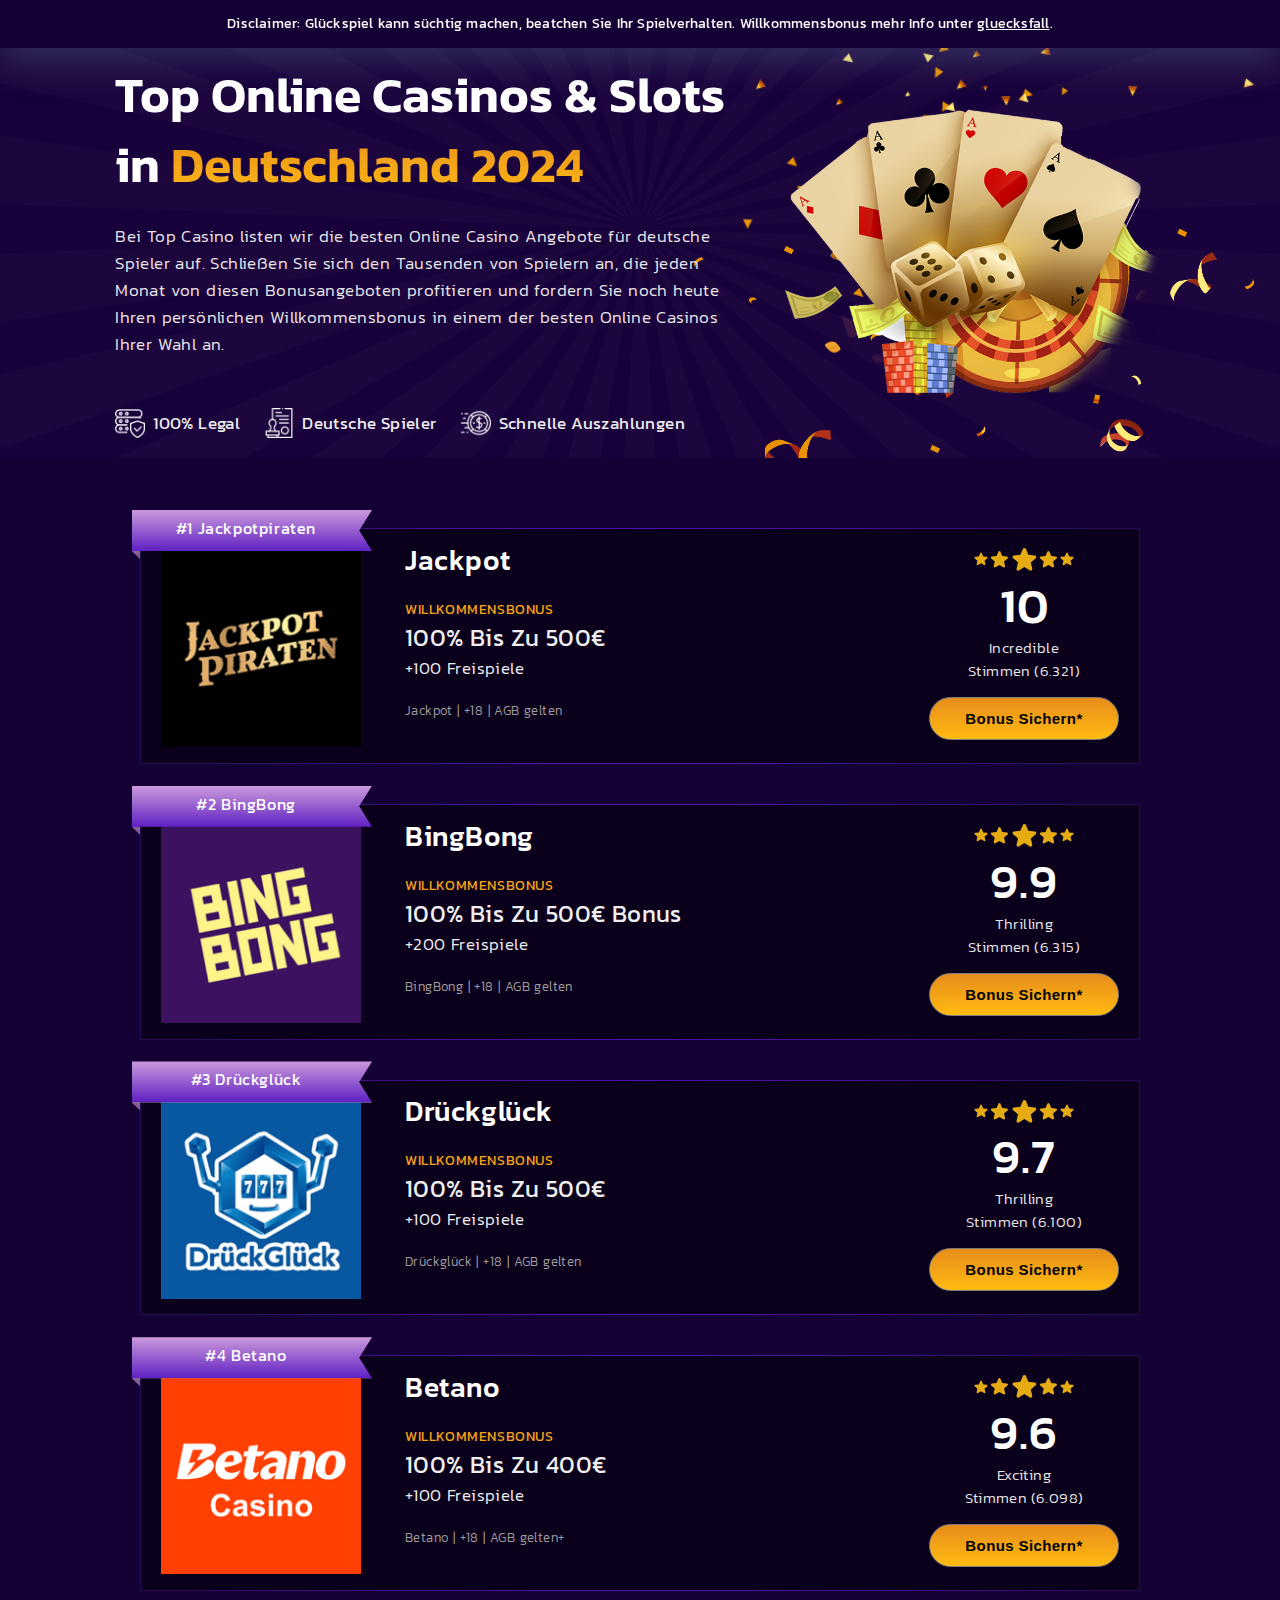
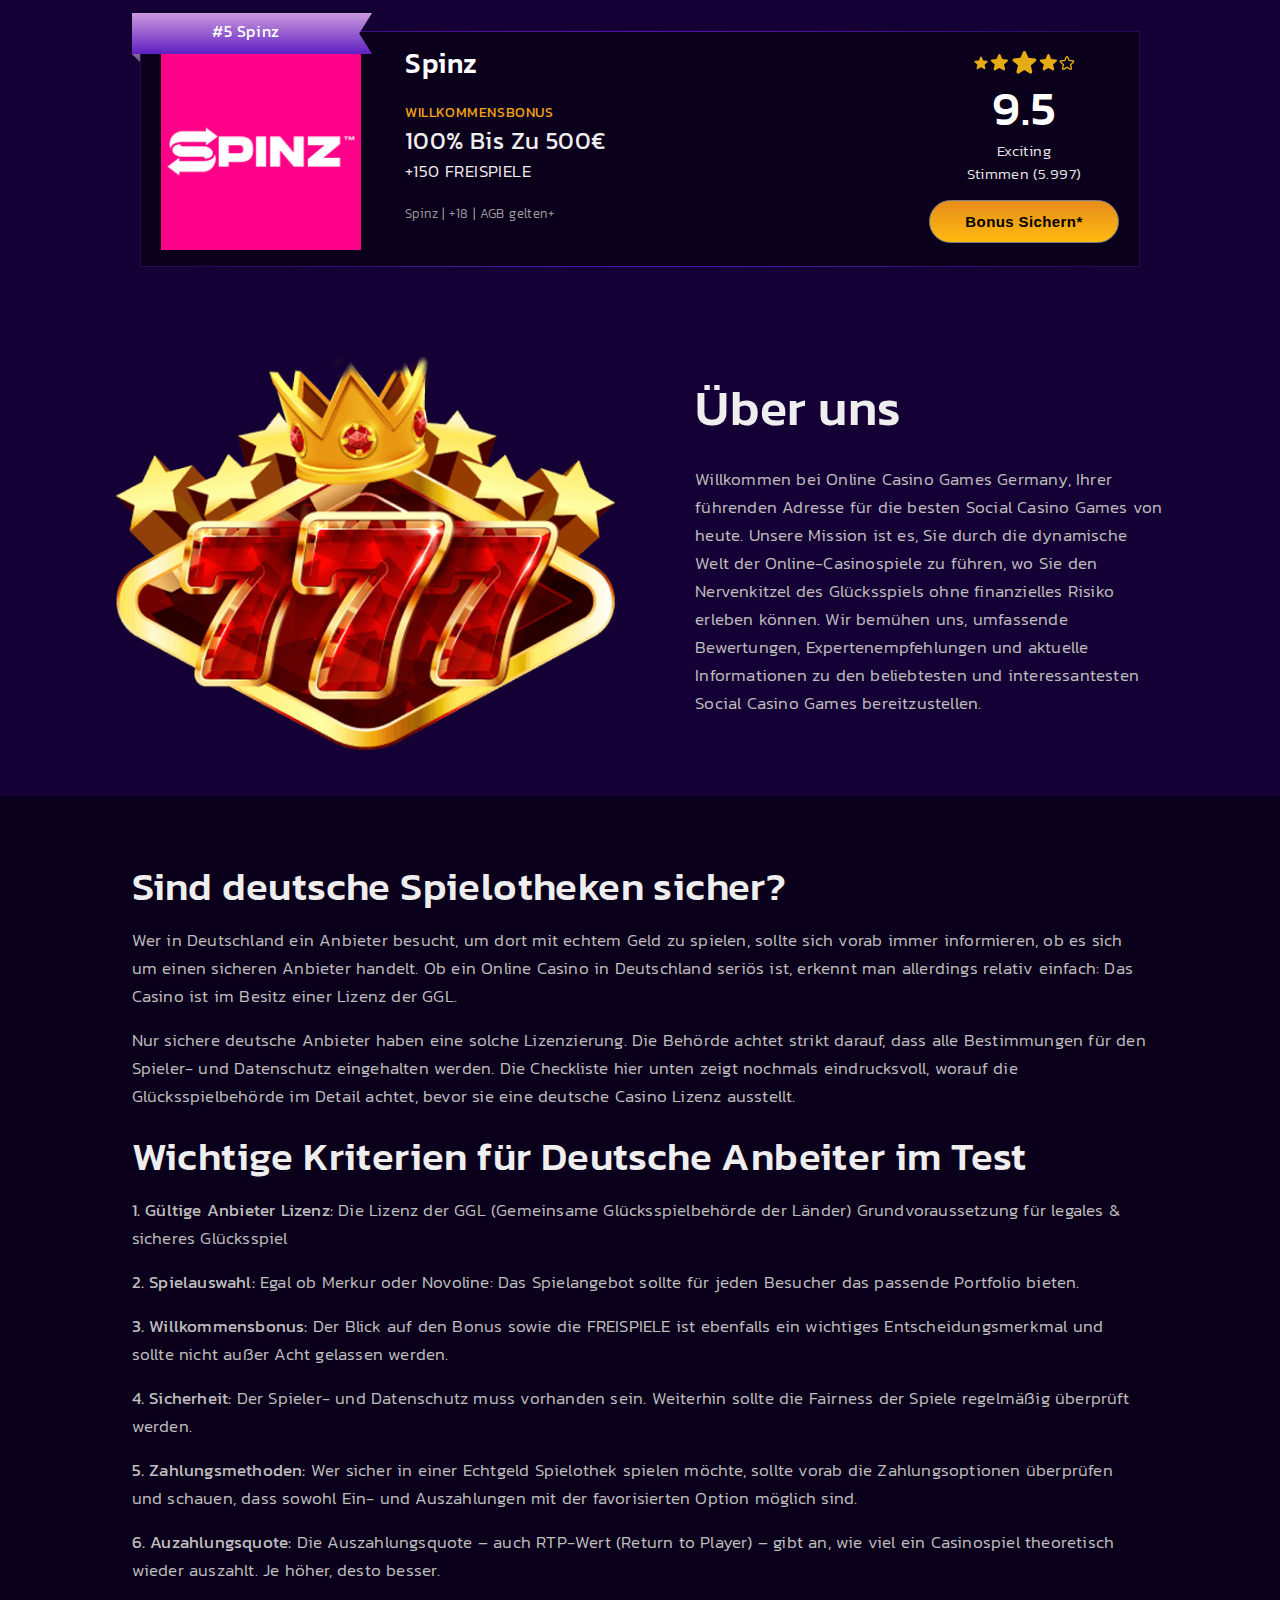
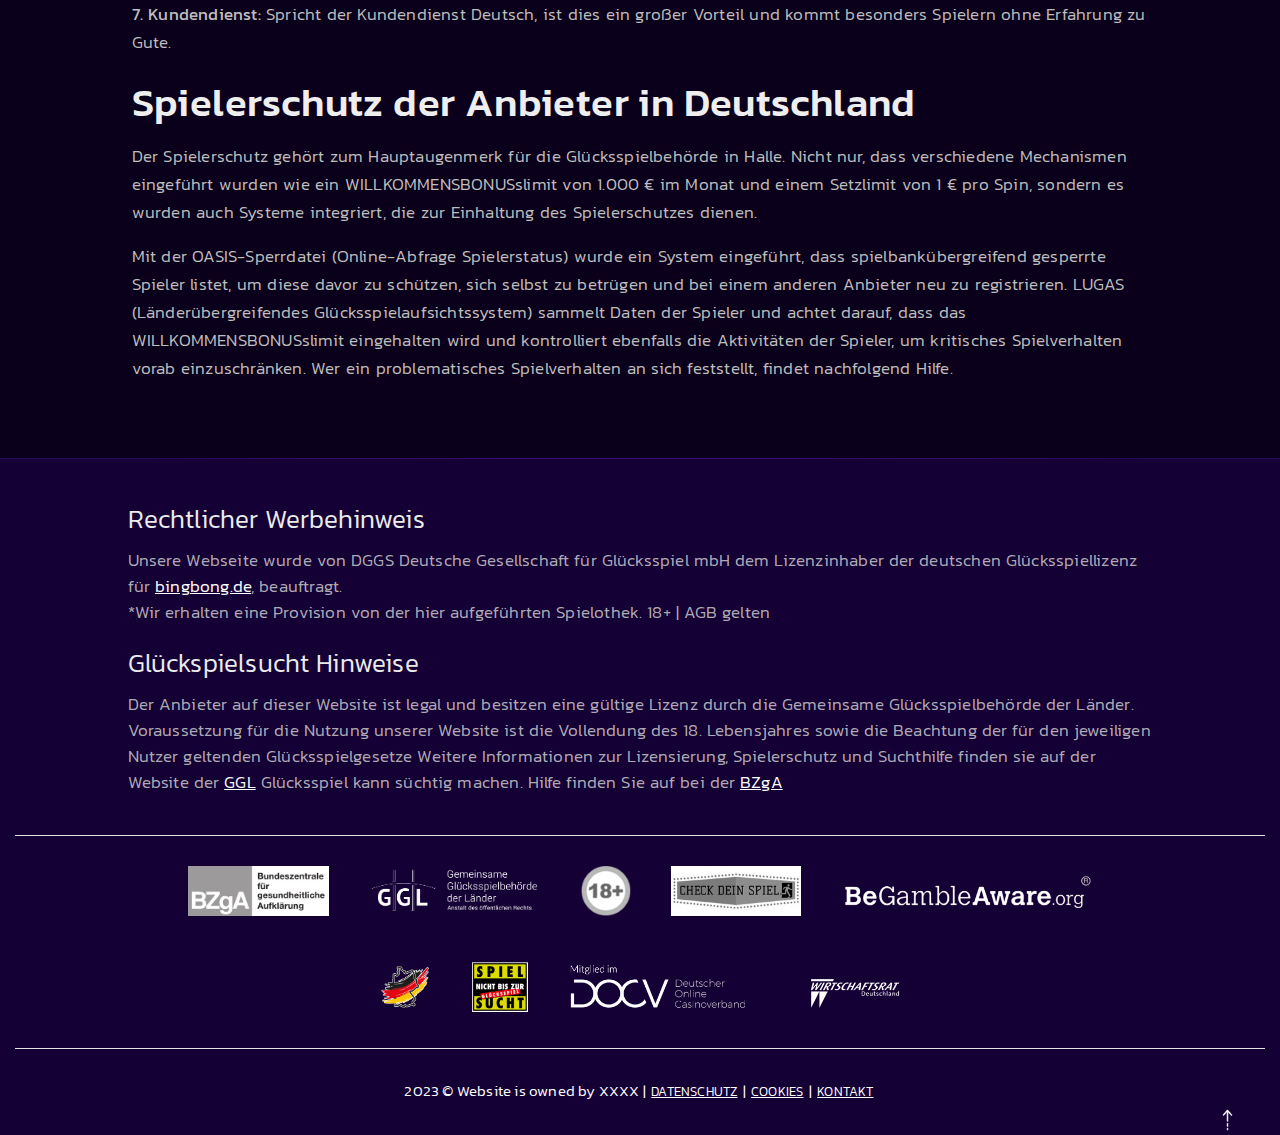
<file: index.html>
<!DOCTYPE html>
<html lang="en">
    <head>
        <meta charset="UTF-8">
        <meta name="viewport" content="width=device-width, initial-scale=1.0">
        <meta name="description" content="Top Online Casinos & Slots in Deutschland 2024. Bei Top Casino listen wir die besten Online Casino Angebote für deutsche Spieler auf. Schließen Sie sich den Tausenden von Spielern an, die jeden Monat von diesen Bonusangeboten profitieren und fordern Sie noch heute Ihren persönlichen Willkommensbonus in einem der besten Online Casinos Ihrer Wahl an.">
		<meta name="keywords" content="Best Germany Casino, Germany's Top Casinos, Germany Casino booking, Germany's Casino, Booking Germany Premier Casino">

        <!-- =============== Title ============== -->
        <title>Casinos & Slots in Deutschland 2024</title>
        <link rel="shortcut icon" href="images/fav-icon.png" type="image/x-icon">

        <!-- =============== Custom CSS ============= -->
        <link rel="stylesheet" href="css/style.css">
        <link rel="stylesheet" href="css/responsive.css">
        
        <!-- =============== Google Fonts =================== -->
        <link rel="preconnect" href="https://fonts.googleapis.com">
        <link rel="preconnect" href="https://fonts.gstatic.com" crossorigin>
        <link href="https://fonts.googleapis.com/css2?family=Kanit:ital,wght@0,100;0,200;0,300;0,400;0,500;0,600;0,700;0,800;0,900;1,100;1,200;1,300;1,400;1,500;1,600;1,700;1,800;1,900&display=swap" rel="stylesheet">
    </head>
    <body>
        <!-- =============== Sticky Disclaimer Start ============== -->
        <div id="disclaimer">
            <p>
                Disclaimer: Glückspiel kann süchtig machen, beatchen Sie Ihr Spielverhalten. Willkommensbonus mehr Info unter <a href="https://gluecksfall.com/">gluecksfall</a>.
            </p>
        </div>
        <!-- =============== Sticky Disclaimer End ============== -->


        <header>
            <!-- ========================== Home Section Start ======================= -->
            <div class="home-section home-section-1">
                <div class="overlay-1">
                    <div class="overlay-2">
                        <img src="images/social-casino-circle-image.png" alt="social-casino-circle-image" width="2573" height="2252">
                    </div>
                </div>

                <div class="section-container">
                    <div class="home-content">
                        <div class="home-description">
                            <h1>Top Online Casinos & Slots in <span class="home-heading-span ">Deutschland 2024</span></h1>
                            <p>Bei Top Casino listen wir die besten Online Casino Angebote für deutsche Spieler auf. Schließen Sie sich den Tausenden von Spielern an, die jeden Monat von diesen Bonusangeboten profitieren und fordern Sie noch heute Ihren persönlichen Willkommensbonus in einem der besten Online Casinos Ihrer Wahl an.</p>
                            
                            <div class="trust-area">
                                <div class="trust-content">
                                    <div class="trust-description">
                                        <img src="images/secure.png">
                                        <p>100% Legal</p>
                                    </div>
                                    
                                    <div class="trust-description">
                                        <img src="images/stamp.png">
                                        <p>Deutsche Spieler</p>
                                    </div>
                                    
                                    <div class="trust-description">
                                        <img src="images/coin.png">
                                        <p>Schnelle Auszahlungen</p>
                                    </div>
                                </div>
                            </div>
                        </div>

                        <div class="home-image">
                            <img src="images/DE-casino-banner.png" alt="DE-casino-banner photo">
                            <img src="images/sparkle-1.png" class="img-2">
                            <img src="images/sparkle-2.png" class="img-3">
                        </div>
                        
                    </div>
                </div>
            </div>
            <!-- ========================== Home Section End ========================= -->
        </header>

        <main>
            <!-- ============================= List Section Start ======================== -->
            <section class="list-section">
                <div class="section-container">
                    <!-- ======================= List Card-01 ================== -->
                    <div class="list-card">
                        <!-- ========== List-Card-Left ======= -->
                        <div class="list-card-left">
                            <!-- ==== Logo === -->
                            <div class="list-logo">
                                <div class="ribbon">
                                    <p>#1 Jackpotpiraten</p>
                                </div>
                                <div class="logo-image">
                                    <a href="https://quasidogames.com/bonus/outbound/1?clickid=66618ecbcbf32b0001065ad3&amp;rtkck=1717669579" target="_blank">
                                        <img src="images/jackpotPiraten.png" alt="Jackpotpiraten Photo">
                                    </a>
                                </div>
                            </div>

                            <!-- === Bonus === -->
                            <div class="list-des">
                                <h2 class="list-h2">Jackpot</h2>
                                <p class="list-p1">WILLKOMMENSBONUS</p>
                                <p class="list-p2">100% Bis Zu 500€</p>
                                <p class="list-p3">+100 Freispiele</p>
                                <small class="list-sm">Jackpot | +18 | AGB gelten</small>
                            </div>
                        </div>

                        <!-- ====== List-Card-Right ====== -->
                        <div class="list-card-right">
                            <!-- ==== List Star === -->
                            <div class="list-star">
                                <svg xmlns="http://www.w3.org/2000/svg" viewBox="0 0 24 24" fill="currentColor" class="w-6 h-6 -mt-1 inline text-star">
                                    <path fill-rule="evenodd" d="M10.788 3.21c.448-1.077 1.976-1.077 2.424 0l2.082 5.007 5.404.433c1.164.093 1.636 1.545.749 2.305l-4.117 3.527 1.257 5.273c.271 1.136-.964 2.033-1.96 1.425L12 18.354 7.373 21.18c-.996.608-2.231-.29-1.96-1.425l1.257-5.273-4.117-3.527c-.887-.76-.415-2.212.749-2.305l5.404-.433 2.082-5.006z" clip-rule="evenodd"></path>
                                </svg>
                                <svg xmlns="http://www.w3.org/2000/svg" viewBox="0 0 24 24" fill="currentColor" class="w-7 h-7 -mt-1 inline text-star">
                                    <path fill-rule="evenodd" d="M10.788 3.21c.448-1.077 1.976-1.077 2.424 0l2.082 5.007 5.404.433c1.164.093 1.636 1.545.749 2.305l-4.117 3.527 1.257 5.273c.271 1.136-.964 2.033-1.96 1.425L12 18.354 7.373 21.18c-.996.608-2.231-.29-1.96-1.425l1.257-5.273-4.117-3.527c-.887-.76-.415-2.212.749-2.305l5.404-.433 2.082-5.006z" clip-rule="evenodd"></path>
                                </svg>
                                <svg xmlns="http://www.w3.org/2000/svg" viewBox="0 0 24 24" fill="currentColor" class="w-8 h-8 -mt-1 inline text-star">
                                    <path fill-rule="evenodd" d="M10.788 3.21c.448-1.077 1.976-1.077 2.424 0l2.082 5.007 5.404.433c1.164.093 1.636 1.545.749 2.305l-4.117 3.527 1.257 5.273c.271 1.136-.964 2.033-1.96 1.425L12 18.354 7.373 21.18c-.996.608-2.231-.29-1.96-1.425l1.257-5.273-4.117-3.527c-.887-.76-.415-2.212.749-2.305l5.404-.433 2.082-5.006z" clip-rule="evenodd"></path>
                                </svg>
                                <svg xmlns="http://www.w3.org/2000/svg" viewBox="0 0 24 24" fill="currentColor" class="w-7 h-7 -mt-1 inline text-star">
                                    <path fill-rule="evenodd" d="M10.788 3.21c.448-1.077 1.976-1.077 2.424 0l2.082 5.007 5.404.433c1.164.093 1.636 1.545.749 2.305l-4.117 3.527 1.257 5.273c.271 1.136-.964 2.033-1.96 1.425L12 18.354 7.373 21.18c-.996.608-2.231-.29-1.96-1.425l1.257-5.273-4.117-3.527c-.887-.76-.415-2.212.749-2.305l5.404-.433 2.082-5.006z" clip-rule="evenodd"></path>
                                </svg>
                                <svg xmlns="http://www.w3.org/2000/svg" viewBox="0 0 24 24" fill="currentColor" class="w-6 h-6 -mt-1 inline text-star">
                                    <path fill-rule="evenodd" d="M10.788 3.21c.448-1.077 1.976-1.077 2.424 0l2.082 5.007 5.404.433c1.164.093 1.636 1.545.749 2.305l-4.117 3.527 1.257 5.273c.271 1.136-.964 2.033-1.96 1.425L12 18.354 7.373 21.18c-.996.608-2.231-.29-1.96-1.425l1.257-5.273-4.117-3.527c-.887-.76-.415-2.212.749-2.305l5.404-.433 2.082-5.006z" clip-rule="evenodd"></path>
                                </svg>
                            </div>

                            <!-- ==== List Score === -->
                            <div class="list-score">
                                <div class="list-sc">
                                    <h3>10</h3>
                                </div>
                                <div>
                                    <p class="list-scr-1">Incredible</p>
                                    <p class="list-scr-2">Stimmen (6.321)</p>
                                </div>
                            </div>

                            <!-- === List Button === -->
                            <div>
                                <a href="https://quasidogames.com/bonus/outbound/1?clickid=66618ecbcbf32b0001065ad3&amp;rtkck=1717669579" target="_blank">
                                    <button class="slide_from_left">Bonus Sichern*</button>
                                </a>
                            </div>
                        </div>
                    </div>

                    
                    <!-- ======================= List Card-02 ================== -->
                    <div class="list-card">
                        <!-- ========== List-Card-Left ======= -->
                        <div class="list-card-left">
                            <!-- ==== Logo === -->
                            <div class="list-logo">
                                <div class="ribbon">
                                    <p>#2 BingBong</p>
                                </div>
                                <div class="logo-image">
                                    <a href="https://www.bingbong.de/" target="_blank">
                                        <img src="images/BingBong.png" alt="BingBong Photo">
                                    </a>
                                </div>
                            </div>

                            <!-- === Bonus === -->
                            <div class="list-des">
                                <h2 class="list-h2">BingBong</h2>
                                <p class="list-p1">WILLKOMMENSBONUS</p>
                                <p class="list-p2">100% Bis Zu 500€ Bonus </p>
                                <p class="list-p3">+200 Freispiele </p>
                                <small class="list-sm">BingBong | +18 | AGB gelten</p></small>
                            </div>
                        </div>

                        <!-- ====== List-Card-Right ====== -->
                        <div class="list-card-right">
                            <!-- ==== List Star === -->
                            <div class="list-star">
                                <svg xmlns="http://www.w3.org/2000/svg" viewBox="0 0 24 24" fill="currentColor" class="w-6 h-6 -mt-1 inline text-star">
                                    <path fill-rule="evenodd" d="M10.788 3.21c.448-1.077 1.976-1.077 2.424 0l2.082 5.007 5.404.433c1.164.093 1.636 1.545.749 2.305l-4.117 3.527 1.257 5.273c.271 1.136-.964 2.033-1.96 1.425L12 18.354 7.373 21.18c-.996.608-2.231-.29-1.96-1.425l1.257-5.273-4.117-3.527c-.887-.76-.415-2.212.749-2.305l5.404-.433 2.082-5.006z" clip-rule="evenodd"></path>
                                </svg>
                                <svg xmlns="http://www.w3.org/2000/svg" viewBox="0 0 24 24" fill="currentColor" class="w-7 h-7 -mt-1 inline text-star">
                                    <path fill-rule="evenodd" d="M10.788 3.21c.448-1.077 1.976-1.077 2.424 0l2.082 5.007 5.404.433c1.164.093 1.636 1.545.749 2.305l-4.117 3.527 1.257 5.273c.271 1.136-.964 2.033-1.96 1.425L12 18.354 7.373 21.18c-.996.608-2.231-.29-1.96-1.425l1.257-5.273-4.117-3.527c-.887-.76-.415-2.212.749-2.305l5.404-.433 2.082-5.006z" clip-rule="evenodd"></path>
                                </svg>
                                <svg xmlns="http://www.w3.org/2000/svg" viewBox="0 0 24 24" fill="currentColor" class="w-8 h-8 -mt-1 inline text-star">
                                    <path fill-rule="evenodd" d="M10.788 3.21c.448-1.077 1.976-1.077 2.424 0l2.082 5.007 5.404.433c1.164.093 1.636 1.545.749 2.305l-4.117 3.527 1.257 5.273c.271 1.136-.964 2.033-1.96 1.425L12 18.354 7.373 21.18c-.996.608-2.231-.29-1.96-1.425l1.257-5.273-4.117-3.527c-.887-.76-.415-2.212.749-2.305l5.404-.433 2.082-5.006z" clip-rule="evenodd"></path>
                                </svg>
                                <svg xmlns="http://www.w3.org/2000/svg" viewBox="0 0 24 24" fill="currentColor" class="w-7 h-7 -mt-1 inline text-star">
                                    <path fill-rule="evenodd" d="M10.788 3.21c.448-1.077 1.976-1.077 2.424 0l2.082 5.007 5.404.433c1.164.093 1.636 1.545.749 2.305l-4.117 3.527 1.257 5.273c.271 1.136-.964 2.033-1.96 1.425L12 18.354 7.373 21.18c-.996.608-2.231-.29-1.96-1.425l1.257-5.273-4.117-3.527c-.887-.76-.415-2.212.749-2.305l5.404-.433 2.082-5.006z" clip-rule="evenodd"></path>
                                </svg>
                                <svg xmlns="http://www.w3.org/2000/svg" viewBox="0 0 24 24" fill="currentColor" class="w-6 h-6 -mt-1 inline text-star">
                                    <path fill-rule="evenodd" d="M10.788 3.21c.448-1.077 1.976-1.077 2.424 0l2.082 5.007 5.404.433c1.164.093 1.636 1.545.749 2.305l-4.117 3.527 1.257 5.273c.271 1.136-.964 2.033-1.96 1.425L12 18.354 7.373 21.18c-.996.608-2.231-.29-1.96-1.425l1.257-5.273-4.117-3.527c-.887-.76-.415-2.212.749-2.305l5.404-.433 2.082-5.006z" clip-rule="evenodd"></path>
                                </svg>
                            </div>

                            <!-- ==== List Score === -->
                            <div class="list-score">
                                <div class="list-sc">
                                    <h3>9.9</h3>
                                </div>
                                <div>
                                    <p class="list-scr-1">Thrilling</p>
                                    <p class="list-scr-2">Stimmen (6.315)</p>
                                </div>
                            </div>

                            <!-- === List Button === -->
                            <div>
                                <a href="https://www.bingbong.de/" target="_blank">
                                    <button class="slide_from_left">Bonus Sichern*</button>
                                </a>
                            </div>
                        </div>
                    </div>

                    
                    <!-- ======================= List Card-03 ================== -->
                    <div class="list-card">
                        <!-- ========== List-Card-Left ======= -->
                        <div class="list-card-left">
                            <!-- ==== Logo === -->
                            <div class="list-logo">
                                <div class="ribbon">
                                    <p>#3 Drückglück</p>
                                </div>
                                <div class="logo-image">
                                    <a href="https://quasidogames.com/bonus/outbound/5?clickid=66618ecbcbf32b0001065ad3&amp;rtkck=1717669579" target="_blank">
                                        <img src="images/Dr++ckgl++ck.png" alt="Drückglück Photo">
                                    </a>
                                </div>
                            </div>

                            <!-- === Bonus === -->
                            <div class="list-des">
                                <h2 class="list-h2">Drückglück</h2>
                                <p class="list-p1">WILLKOMMENSBONUS</p>
                                <p class="list-p2">100% Bis Zu 500€</p>
                                <p class="list-p3">+100 Freispiele </p>
                                <small class="list-sm">Drückglück | +18 | AGB gelten</small>
                            </div>
                        </div>

                        <!-- ====== List-Card-Right ====== -->
                        <div class="list-card-right">
                            <!-- ==== List Star === -->
                            <div class="list-star">
                                <svg xmlns="http://www.w3.org/2000/svg" viewBox="0 0 24 24" fill="currentColor" class="w-6 h-6 -mt-1 inline text-star">
                                    <path fill-rule="evenodd" d="M10.788 3.21c.448-1.077 1.976-1.077 2.424 0l2.082 5.007 5.404.433c1.164.093 1.636 1.545.749 2.305l-4.117 3.527 1.257 5.273c.271 1.136-.964 2.033-1.96 1.425L12 18.354 7.373 21.18c-.996.608-2.231-.29-1.96-1.425l1.257-5.273-4.117-3.527c-.887-.76-.415-2.212.749-2.305l5.404-.433 2.082-5.006z" clip-rule="evenodd"></path>
                                </svg>
                                <svg xmlns="http://www.w3.org/2000/svg" viewBox="0 0 24 24" fill="currentColor" class="w-7 h-7 -mt-1 inline text-star">
                                    <path fill-rule="evenodd" d="M10.788 3.21c.448-1.077 1.976-1.077 2.424 0l2.082 5.007 5.404.433c1.164.093 1.636 1.545.749 2.305l-4.117 3.527 1.257 5.273c.271 1.136-.964 2.033-1.96 1.425L12 18.354 7.373 21.18c-.996.608-2.231-.29-1.96-1.425l1.257-5.273-4.117-3.527c-.887-.76-.415-2.212.749-2.305l5.404-.433 2.082-5.006z" clip-rule="evenodd"></path>
                                </svg>
                                <svg xmlns="http://www.w3.org/2000/svg" viewBox="0 0 24 24" fill="currentColor" class="w-8 h-8 -mt-1 inline text-star">
                                    <path fill-rule="evenodd" d="M10.788 3.21c.448-1.077 1.976-1.077 2.424 0l2.082 5.007 5.404.433c1.164.093 1.636 1.545.749 2.305l-4.117 3.527 1.257 5.273c.271 1.136-.964 2.033-1.96 1.425L12 18.354 7.373 21.18c-.996.608-2.231-.29-1.96-1.425l1.257-5.273-4.117-3.527c-.887-.76-.415-2.212.749-2.305l5.404-.433 2.082-5.006z" clip-rule="evenodd"></path>
                                </svg>
                                <svg xmlns="http://www.w3.org/2000/svg" viewBox="0 0 24 24" fill="currentColor" class="w-7 h-7 -mt-1 inline text-star">
                                    <path fill-rule="evenodd" d="M10.788 3.21c.448-1.077 1.976-1.077 2.424 0l2.082 5.007 5.404.433c1.164.093 1.636 1.545.749 2.305l-4.117 3.527 1.257 5.273c.271 1.136-.964 2.033-1.96 1.425L12 18.354 7.373 21.18c-.996.608-2.231-.29-1.96-1.425l1.257-5.273-4.117-3.527c-.887-.76-.415-2.212.749-2.305l5.404-.433 2.082-5.006z" clip-rule="evenodd"></path>
                                </svg>
                                <svg xmlns="http://www.w3.org/2000/svg" viewBox="0 0 24 24" fill="currentColor" class="w-6 h-6 -mt-1 inline text-star">
                                    <path fill-rule="evenodd" d="M10.788 3.21c.448-1.077 1.976-1.077 2.424 0l2.082 5.007 5.404.433c1.164.093 1.636 1.545.749 2.305l-4.117 3.527 1.257 5.273c.271 1.136-.964 2.033-1.96 1.425L12 18.354 7.373 21.18c-.996.608-2.231-.29-1.96-1.425l1.257-5.273-4.117-3.527c-.887-.76-.415-2.212.749-2.305l5.404-.433 2.082-5.006z" clip-rule="evenodd"></path>
                                </svg>
                            </div>

                            <!-- ==== List Score === -->
                            <div class="list-score">
                                <div class="list-sc">
                                    <h3>9.7</h3>
                                </div>
                                <div>
                                    <p class="list-scr-1">Thrilling</p>
                                    <p class="list-scr-2">Stimmen (6.100)</p>
                                </div>
                            </div>

                            <!-- === List Button === -->
                            <div>
                                <a href="https://quasidogames.com/bonus/outbound/5?clickid=66618ecbcbf32b0001065ad3&amp;rtkck=1717669579" target="_blank">
                                    <button class="slide_from_left">Bonus Sichern*</button>
                                </a>
                            </div>
                        </div>
                    </div>

                    
                    <!-- ======================= List Card-04 ================== -->
                    <div class="list-card">
                        <!-- ========== List-Card-Left ======= -->
                        <div class="list-card-left">
                            <!-- ==== Logo === -->
                            <div class="list-logo">
                                <div class="ribbon">
                                    <p>#4 Betano</p>
                                </div>
                                <div class="logo-image">
                                    <a href="https://www.betano.pt/" target="_blank">
                                        <img src="images/Betano.png" alt="Betano Photo">
                                    </a>
                                </div>
                            </div>

                            <!-- === Bonus === -->
                            <div class="list-des">
                                <h2 class="list-h2">Betano</h2>
                                <p class="list-p1">WILLKOMMENSBONUS</p>
                                <p class="list-p2">100% Bis Zu 400€</p>
                                <p class="list-p3">+100 Freispiele</p>
                                <small class="list-sm">Betano | +18 | AGB gelten+</small>
                            </div>
                        </div>

                        <!-- ====== List-Card-Right ====== -->
                        <div class="list-card-right">
                            <!-- ==== List Star === -->
                            <div class="list-star">
                                <svg xmlns="http://www.w3.org/2000/svg" viewBox="0 0 24 24" fill="currentColor" class="w-6 h-6 -mt-1 inline text-star">
                                    <path fill-rule="evenodd" d="M10.788 3.21c.448-1.077 1.976-1.077 2.424 0l2.082 5.007 5.404.433c1.164.093 1.636 1.545.749 2.305l-4.117 3.527 1.257 5.273c.271 1.136-.964 2.033-1.96 1.425L12 18.354 7.373 21.18c-.996.608-2.231-.29-1.96-1.425l1.257-5.273-4.117-3.527c-.887-.76-.415-2.212.749-2.305l5.404-.433 2.082-5.006z" clip-rule="evenodd"></path>
                                </svg>
                                <svg xmlns="http://www.w3.org/2000/svg" viewBox="0 0 24 24" fill="currentColor" class="w-7 h-7 -mt-1 inline text-star">
                                    <path fill-rule="evenodd" d="M10.788 3.21c.448-1.077 1.976-1.077 2.424 0l2.082 5.007 5.404.433c1.164.093 1.636 1.545.749 2.305l-4.117 3.527 1.257 5.273c.271 1.136-.964 2.033-1.96 1.425L12 18.354 7.373 21.18c-.996.608-2.231-.29-1.96-1.425l1.257-5.273-4.117-3.527c-.887-.76-.415-2.212.749-2.305l5.404-.433 2.082-5.006z" clip-rule="evenodd"></path>
                                </svg>
                                <svg xmlns="http://www.w3.org/2000/svg" viewBox="0 0 24 24" fill="currentColor" class="w-8 h-8 -mt-1 inline text-star">
                                    <path fill-rule="evenodd" d="M10.788 3.21c.448-1.077 1.976-1.077 2.424 0l2.082 5.007 5.404.433c1.164.093 1.636 1.545.749 2.305l-4.117 3.527 1.257 5.273c.271 1.136-.964 2.033-1.96 1.425L12 18.354 7.373 21.18c-.996.608-2.231-.29-1.96-1.425l1.257-5.273-4.117-3.527c-.887-.76-.415-2.212.749-2.305l5.404-.433 2.082-5.006z" clip-rule="evenodd"></path>
                                </svg>
                                <svg xmlns="http://www.w3.org/2000/svg" viewBox="0 0 24 24" fill="currentColor" class="w-7 h-7 -mt-1 inline text-star">
                                    <path fill-rule="evenodd" d="M10.788 3.21c.448-1.077 1.976-1.077 2.424 0l2.082 5.007 5.404.433c1.164.093 1.636 1.545.749 2.305l-4.117 3.527 1.257 5.273c.271 1.136-.964 2.033-1.96 1.425L12 18.354 7.373 21.18c-.996.608-2.231-.29-1.96-1.425l1.257-5.273-4.117-3.527c-.887-.76-.415-2.212.749-2.305l5.404-.433 2.082-5.006z" clip-rule="evenodd"></path>
                                </svg>
                                <svg xmlns="http://www.w3.org/2000/svg" viewBox="0 0 24 24" fill="currentColor" class="w-6 h-6 -mt-1 inline text-star">
                                    <path fill-rule="evenodd" d="M10.788 3.21c.448-1.077 1.976-1.077 2.424 0l2.082 5.007 5.404.433c1.164.093 1.636 1.545.749 2.305l-4.117 3.527 1.257 5.273c.271 1.136-.964 2.033-1.96 1.425L12 18.354 7.373 21.18c-.996.608-2.231-.29-1.96-1.425l1.257-5.273-4.117-3.527c-.887-.76-.415-2.212.749-2.305l5.404-.433 2.082-5.006z" clip-rule="evenodd"></path>
                                </svg>
                            </div>

                            <!-- ==== List Score === -->
                            <div class="list-score">
                                <div class="list-sc">
                                    <h3>9.6</h3>
                                </div>
                                <div>
                                    <p class="list-scr-1">Exciting</p>
                                    <p class="list-scr-2">Stimmen (6.098)</p>
                                </div>
                            </div>

                            <!-- === List Button === -->
                            <div>
                                <a href="https://www.betano.pt/" target="_blank">
                                    <button class="slide_from_left">Bonus Sichern*</button>
                                </a>
                            </div>
                        </div>
                    </div>

                    
                    <!-- ======================= List Card-05 ================== -->
                    <div class="list-card">
                        <!-- ========== List-Card-Left ======= -->
                        <div class="list-card-left">
                            <!-- ==== Logo === -->
                            <div class="list-logo">
                                <div class="ribbon">
                                    <p>#5 Spinz</p>
                                </div>
                                <div class="logo-image">
                                    <a href="https://quasidogames.com/bonus/outbound/2?clickid=66618ecbcbf32b0001065ad3&amp;rtkck=1717669579"  target="_blank">
                                        <img src="images/Spniz.png" alt="Spinz Photo">
                                    </a>
                                </div>
                            </div>

                            <!-- === Bonus === -->
                            <div class="list-des">
                                <h2 class="list-h2">Spinz</h2>
                                <p class="list-p1">WILLKOMMENSBONUS</p>
                                <p class="list-p2">100% Bis Zu 500€</p>
                                <p class="list-p3">+150 FREISPIELE </p>
                                <small class="list-sm">Spinz | +18 | AGB gelten+</small>
                            </div>
                        </div>

                        <!-- ====== List-Card-Right ====== -->
                        <div class="list-card-right">
                            <!-- ==== List Star === -->
                            <div class="list-star">
                                <svg xmlns="http://www.w3.org/2000/svg" viewBox="0 0 24 24" fill="currentColor" class="w-6 h-6 -mt-1 inline text-star">
                                    <path fill-rule="evenodd" d="M10.788 3.21c.448-1.077 1.976-1.077 2.424 0l2.082 5.007 5.404.433c1.164.093 1.636 1.545.749 2.305l-4.117 3.527 1.257 5.273c.271 1.136-.964 2.033-1.96 1.425L12 18.354 7.373 21.18c-.996.608-2.231-.29-1.96-1.425l1.257-5.273-4.117-3.527c-.887-.76-.415-2.212.749-2.305l5.404-.433 2.082-5.006z" clip-rule="evenodd"></path>
                                </svg>
                                <svg xmlns="http://www.w3.org/2000/svg" viewBox="0 0 24 24" fill="currentColor" class="w-7 h-7 -mt-1 inline text-star">
                                    <path fill-rule="evenodd" d="M10.788 3.21c.448-1.077 1.976-1.077 2.424 0l2.082 5.007 5.404.433c1.164.093 1.636 1.545.749 2.305l-4.117 3.527 1.257 5.273c.271 1.136-.964 2.033-1.96 1.425L12 18.354 7.373 21.18c-.996.608-2.231-.29-1.96-1.425l1.257-5.273-4.117-3.527c-.887-.76-.415-2.212.749-2.305l5.404-.433 2.082-5.006z" clip-rule="evenodd"></path>
                                </svg>
                                <svg xmlns="http://www.w3.org/2000/svg" viewBox="0 0 24 24" fill="currentColor" class="w-8 h-8 -mt-1 inline text-star">
                                    <path fill-rule="evenodd" d="M10.788 3.21c.448-1.077 1.976-1.077 2.424 0l2.082 5.007 5.404.433c1.164.093 1.636 1.545.749 2.305l-4.117 3.527 1.257 5.273c.271 1.136-.964 2.033-1.96 1.425L12 18.354 7.373 21.18c-.996.608-2.231-.29-1.96-1.425l1.257-5.273-4.117-3.527c-.887-.76-.415-2.212.749-2.305l5.404-.433 2.082-5.006z" clip-rule="evenodd"></path>
                                </svg>
                                <svg xmlns="http://www.w3.org/2000/svg" viewBox="0 0 24 24" fill="currentColor" class="w-7 h-7 -mt-1 inline text-star">
                                    <path fill-rule="evenodd" d="M10.788 3.21c.448-1.077 1.976-1.077 2.424 0l2.082 5.007 5.404.433c1.164.093 1.636 1.545.749 2.305l-4.117 3.527 1.257 5.273c.271 1.136-.964 2.033-1.96 1.425L12 18.354 7.373 21.18c-.996.608-2.231-.29-1.96-1.425l1.257-5.273-4.117-3.527c-.887-.76-.415-2.212.749-2.305l5.404-.433 2.082-5.006z" clip-rule="evenodd"></path>
                                </svg>
                                <svg xmlns="http://www.w3.org/2000/svg" viewBox="0 0 24 24" fill="none" class="w-6 h-6 -mt-1 inline text-star">
                                    <path stroke="currentColor" stroke-width="2" d="M10.788 3.21c.448-1.077 1.976-1.077 2.424 0l2.082 5.007 5.404.433c1.164.093 1.636 1.545.749 2.305l-4.117 3.527 1.257 5.273c.271 1.136-.964 2.033-1.96 1.425L12 18.354 7.373 21.18c-.996.608-2.231-.29-1.96-1.425l1.257-5.273-4.117-3.527c-.887-.76-.415-2.212.749-2.305l5.404-.433 2.082-5.006z"></path>
                                </svg>
                            </div>

                            <!-- ==== List Score === -->
                            <div class="list-score">
                                <div class="list-sc">
                                    <h3>9.5</h3>
                                </div>
                                <div>
                                    <p class="list-scr-1">Exciting</p>
                                    <p class="list-scr-2">Stimmen (5.997)</p>
                                </div>
                            </div>

                            <!-- === List Button === -->
                            <div>
                                <a href="https://quasidogames.com/bonus/outbound/2?clickid=66618ecbcbf32b0001065ad3&amp;rtkck=1717669579"  target="_blank">
                                    <button class="slide_from_left">Bonus Sichern*</button>
                                </a>
                            </div>
                        </div>
                    </div>
                    
                </div>
            </section>
            <!-- ============================ List Section End ========================== -->



            <!-- ============================ About Us Section Start =================== -->
            <section class="about-section">
                <div class="section-container">
                    <div class="about-content">
                        <div class="about-img">
                            <img src="images/about-de-online-casino.png" alt="about-france-online-casino photo">
                        </div>

                        <div class="about-description">
                            <h2>Über uns</h2>
                            <p>Willkommen bei Online Casino Games Germany, Ihrer führenden Adresse für die besten Social Casino Games von heute. Unsere Mission ist es, Sie durch die dynamische Welt der Online-Casinospiele zu führen, wo Sie den Nervenkitzel des Glücksspiels ohne finanzielles Risiko erleben können. Wir bemühen uns, umfassende Bewertungen, Expertenempfehlungen und aktuelle Informationen zu den beliebtesten und interessantesten Social Casino Games bereitzustellen.
                            </p>
                        </div>
                    </div>
                </div>
            </section>
            <!-- ============================ About Us Section End ===================== -->



            <!-- ========================== List Description Start ====================== -->
            <section class="list-description">
                <div class="section-container">
                    <div class="list-content">
                        <h2>Sind deutsche Spielotheken sicher?</h2>
                        <p>Wer in Deutschland ein Anbieter besucht, um dort mit echtem Geld zu spielen, sollte sich vorab immer informieren, ob es sich um einen sicheren Anbieter handelt. Ob ein Online Casino in Deutschland seriös ist, erkennt man allerdings relativ einfach: Das Casino ist im Besitz einer Lizenz der GGL.</p>

                        <p>Nur sichere deutsche Anbieter haben eine solche Lizenzierung. Die Behörde achtet strikt darauf, dass alle Bestimmungen für den Spieler- und Datenschutz eingehalten werden. Die Checkliste hier unten zeigt nochmals eindrucksvoll, worauf die Glücksspielbehörde im Detail achtet, bevor sie eine deutsche Casino Lizenz ausstellt.</p>

                        <h2>Wichtige Kriterien für Deutsche Anbeiter im Test</h2>
                        
                        <ul>
                            <li><strong>1. Gültige Anbieter Lizenz:</strong> Die Lizenz der GGL (Gemeinsame Glücksspielbehörde der Länder) Grundvoraussetzung für legales & sicheres Glücksspiel</li>
                            <li><strong>2. Spielauswahl:</strong> Egal ob Merkur oder Novoline: Das Spielangebot sollte für jeden Besucher das passende Portfolio bieten.</li>
                            <li><strong>3. Willkommensbonus:</strong> Der Blick auf den Bonus sowie die FREISPIELE  ist ebenfalls ein wichtiges Entscheidungsmerkmal und sollte nicht außer Acht gelassen werden.</li>
                            <li><strong>4. Sicherheit:</strong> Der Spieler- und Datenschutz muss vorhanden sein. Weiterhin sollte die Fairness der Spiele regelmäßig überprüft werden.</li>
                            <li><strong>5. Zahlungsmethoden:</strong> Wer sicher in einer Echtgeld Spielothek spielen möchte, sollte vorab die Zahlungsoptionen überprüfen und schauen, dass sowohl Ein- und Auszahlungen mit der favorisierten Option möglich sind.</li>
                            <li><strong>6. Auzahlungsquote:</strong> Die Auszahlungsquote – auch RTP-Wert (Return to Player) – gibt an, wie viel ein Casinospiel theoretisch wieder auszahlt. Je höher, desto besser.</li>
                            <li><strong>7. Kundendienst:</strong> Spricht der Kundendienst Deutsch, ist dies ein großer Vorteil und kommt besonders Spielern ohne Erfahrung zu Gute.</li>
                        </ul>
        
                        <h2>Spielerschutz der Anbieter in Deutschland</h2>
        
                        <p>Der Spielerschutz gehört zum Hauptaugenmerk für die Glücksspielbehörde in Halle. Nicht nur, dass verschiedene Mechanismen eingeführt wurden wie ein WILLKOMMENSBONUSslimit von 1.000 € im Monat und einem Setzlimit von 1 € pro Spin, sondern es wurden auch Systeme integriert, die zur Einhaltung des Spielerschutzes dienen.</p>
        
                        <p>Mit der OASIS-Sperrdatei (Online-Abfrage Spielerstatus) wurde ein System eingeführt, dass spielbankübergreifend gesperrte Spieler listet, um diese davor zu schützen, sich selbst zu betrügen und bei einem anderen Anbieter neu zu registrieren. LUGAS (Länderübergreifendes Glücksspielaufsichtssystem) sammelt Daten der Spieler und achtet darauf, dass das WILLKOMMENSBONUSslimit eingehalten wird und kontrolliert ebenfalls die Aktivitäten der Spieler, um kritisches Spielverhalten vorab einzuschränken. Wer ein problematisches Spielverhalten an sich feststellt, findet nachfolgend Hilfe.</p>
                    </div>
                </div>
            </section>
            <!-- ========================= List Description End ====================== -->
        </main>


        <!-- ======================= Footer Section Start =================== -->
        <footer class="footer">
            <div class="section-container">
                <div  class="footer-context">
                    <h4>Rechtlicher Werbehinweis</h4>

                    <p >
                        Unsere Webseite wurde von DGGS Deutsche Gesellschaft für Glücksspiel mbH dem Lizenzinhaber der deutschen Glücksspiellizenz für <a href="https://www.bingbong.de/" target="_blank">bingbong.de</a>, beauftragt.
                        <br>
                        *Wir erhalten eine Provision von der hier aufgeführten Spielothek. 18+ | AGB gelten 
                    </p>

                    <h4>Glückspielsucht Hinweise</h4>
                    <p>
                        Der Anbieter auf dieser Website ist legal und besitzen eine gültige Lizenz durch die Gemeinsame Glücksspielbehörde der Länder. Voraussetzung für die Nutzung unserer Website ist die Vollendung des 18. Lebensjahres sowie die Beachtung der für den jeweiligen Nutzer geltenden Glücksspielgesetze Weitere Informationen zur Lizensierung, Spielerschutz und Suchthilfe finden sie auf der Website der <a href="https://www.gluecksspiel-behoerde.de/de/">GGL</a> Glücksspiel kann süchtig machen. Hilfe finden Sie auf bei der <a href="https://www.bzga.de/">BZgA</a>
                    </p>
                </div>
            </div>    
            
            <div class="line"></div>
            <div class="footer-info">
                <div class="footer-container">
                    <div class="footer-image-links">
                        <a href="https://www.bzga.de/service/infotelefone/gluecksspielsucht/" target="_blank"><img src="images/footer-logo-9.jpg" alt="bzga"></a>

                        <a href="https://www.gluecksspiel-behoerde.de/de/erlaubnisfaehigesgluecksspiel/whitelist" target="_blank"><img src="images/GermanGambling.png" alt="gluecksspiel-behoerde.de"></a>

                        <a href="https://www.gambleaware.co.uk/" target="_blank"><img src="images//footer-logo-1.png" alt="begambleaware"></a>

                        <a href="https://www.check-dein-spiel.de/" target="_blank"><img src="images//footer-logo-11.jpg" alt="check-dein-spiel"></a>

                        <a href="https://www.begambleaware.org/" target="_blank"><img src="images//footer-logo-2.png" alt="begambleaware"></a>

                        <a href="https://www.bundesweit-gegen-gluecksspielsucht.de/" target="_blank"><img src="images//footer-logo-10.png" alt="gluecksspielsucht"></a>

                        <a href="https://www.spielen-mit-verantwortung.de/startseite.html" target="_blank"><img src="images//footer-logo-4.png" alt="spielen-mit-verantwortung"></a>

                        <a href="https://casinoverband.de/" target="_blank"><img src="images//footer-logo-6.png" alt="casinoverband"></a>

                        <a href="https://www.wirtschaftsrat.de/" target="_blank"><img src="images//footer-logo-7.png" alt="wirtschaftsrat"></a>
                    </div>
                </div>    
                <div class="line"></div>
            </div>

            <div class="copyright">
                <div class="section-container">
                    <p class="footer-copyright">2023 © Website is owned by XXXX  |  <a href="privacy.html">Datenschutz</a> |  <a href="cookies.html">Cookies</a> | <a href="contact">Kontakt</a> </p>
                </div>
            </div>
        </footer>
        <!-- ======================= Footer Section End =================== -->

        

        <!-- ========================== Go Back Button Start =================== -->
        <div>
            <a href="#" class="to-top">
                <p>
                    <img src="images/arrow.png" alt="">
                    TOP
                </p>
            </a>
        </div>	
        <!-- ==================== Go Back Button End ====================== -->


        <!-- ===================== Script ====================== -->
        <script>
			// Back to Top
			const toTop = document.querySelector(".to-top");

			window.addEventListener("scroll", () => {
				if (window.pageYOffset > 180) {
					toTop.classList.add("active");
				} 
				else {
					toTop.classList.remove("active");
				}
			})
		</script>
    </body>
</html>
</file>
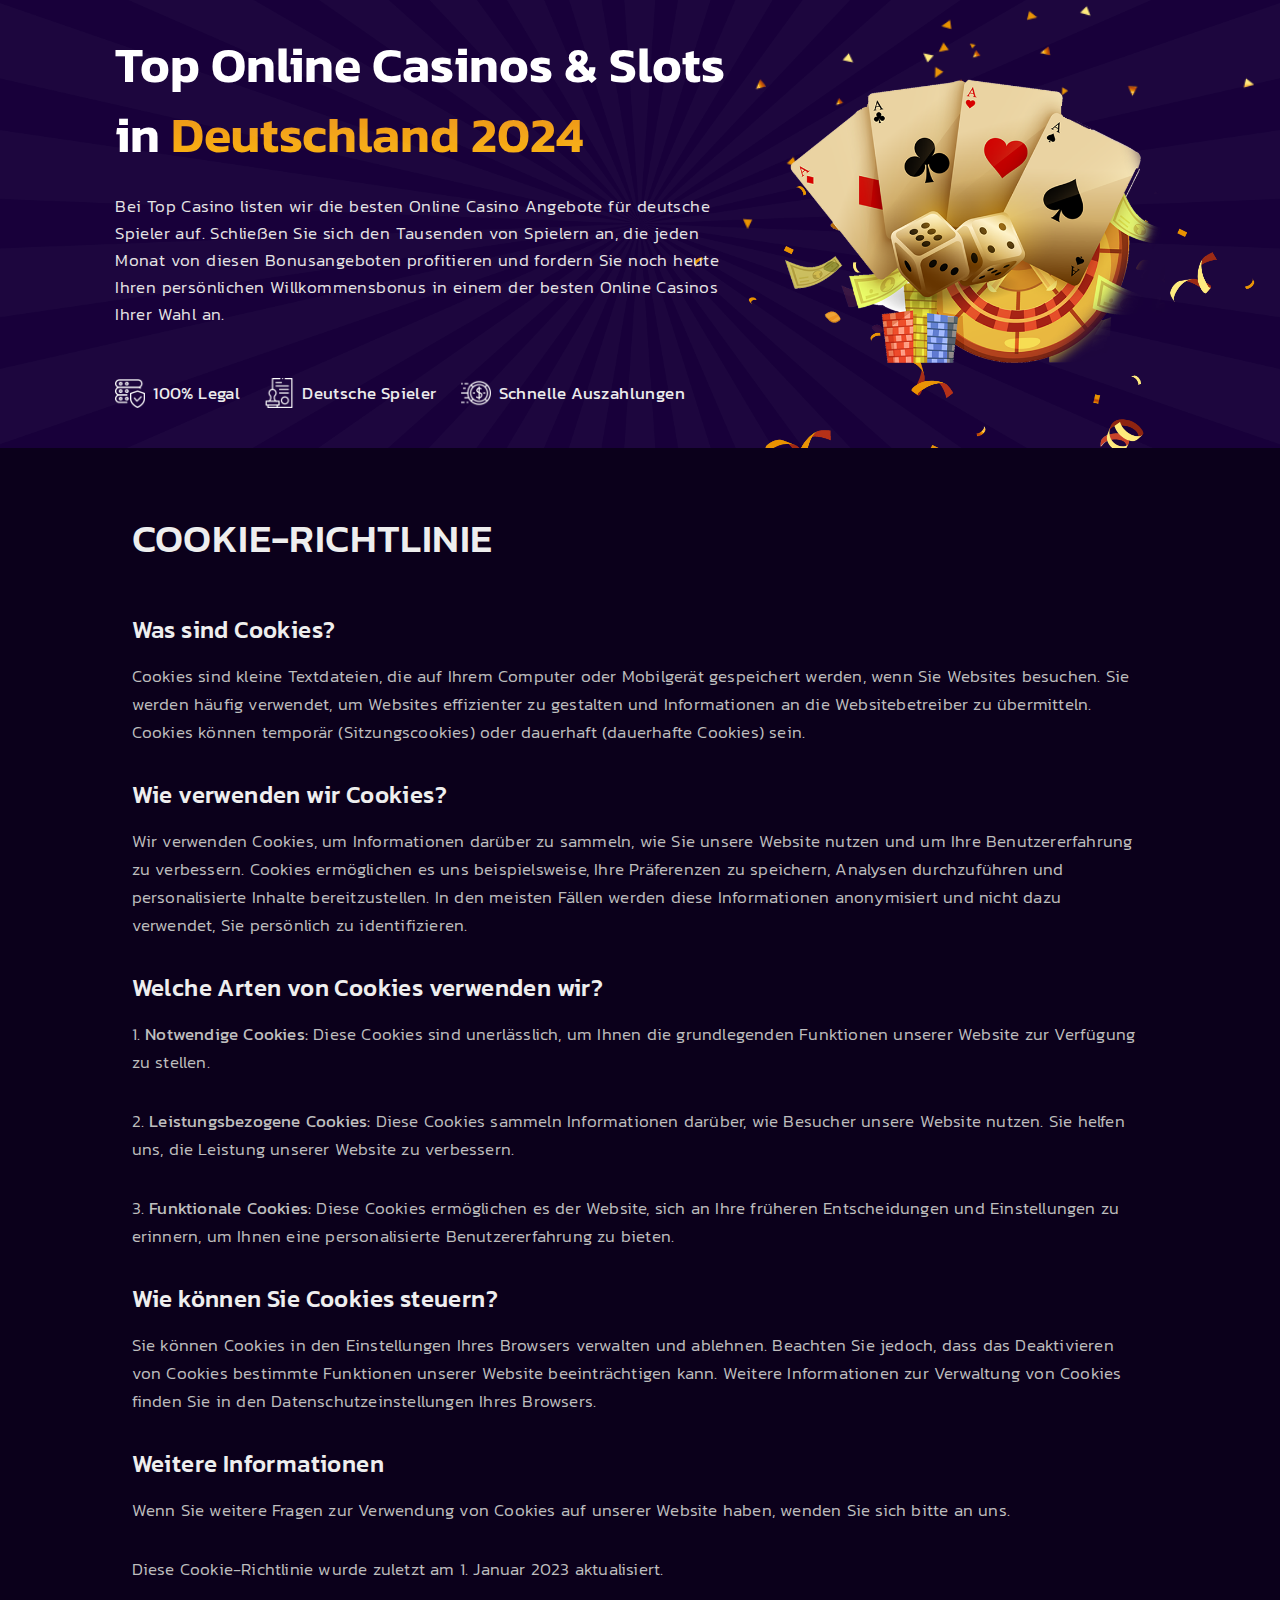
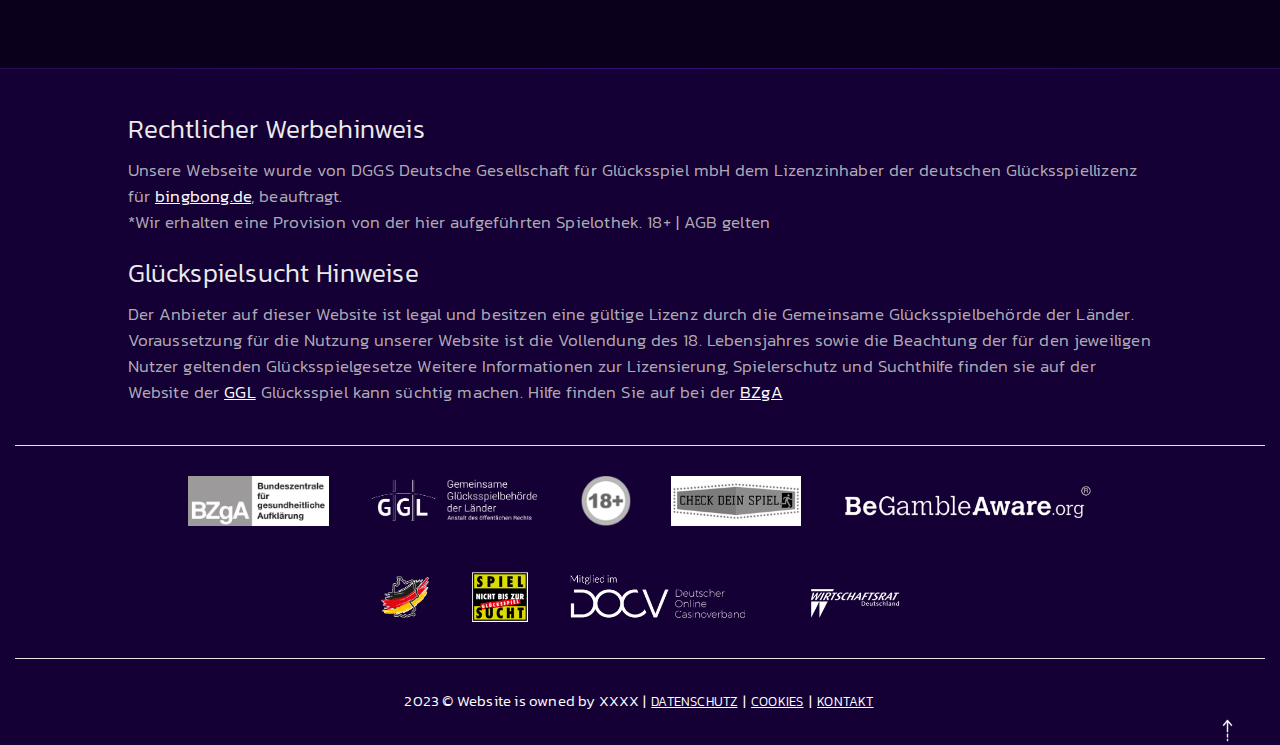
<file: cookies.html>
<!DOCTYPE html>
<html lang="en">
    <head>
        <meta charset="UTF-8">
        <meta name="viewport" content="width=device-width, initial-scale=1.0">
        <meta name="description" content="Top Online Casinos & Slots in Deutschland 2024. Bei Top Casino listen wir die besten Online Casino Angebote für deutsche Spieler auf. Schließen Sie sich den Tausenden von Spielern an, die jeden Monat von diesen Bonusangeboten profitieren und fordern Sie noch heute Ihren persönlichen Willkommensbonus in einem der besten Online Casinos Ihrer Wahl an.">
		<meta name="keywords" content="Best Germany Casino, Germany's Top Casinos, Germany Casino booking, Germany's Casino, Booking Germany Premier Casino">

        <!-- =============== Title ============== -->
        <title>Casinos & Slots in Deutschland 2024</title>
        <link rel="shortcut icon" href="images/fav-icon.png" type="image/x-icon">

        <!-- =============== Custom CSS ============= -->
        <link rel="stylesheet" href="css/style.css">
        <link rel="stylesheet" href="css/responsive.css">
        
        <!-- =============== Google Fonts =================== -->
        <link rel="preconnect" href="https://fonts.googleapis.com">
        <link rel="preconnect" href="https://fonts.gstatic.com" crossorigin>
        <link href="https://fonts.googleapis.com/css2?family=Kanit:ital,wght@0,100;0,200;0,300;0,400;0,500;0,600;0,700;0,800;0,900;1,100;1,200;1,300;1,400;1,500;1,600;1,700;1,800;1,900&display=swap" rel="stylesheet">
    </head>
    <body>
        <header>
            <!-- ========================== Home Section Start ======================= -->
            <div class="home-section">
                <div class="overlay-1">
                    <div class="overlay-2">
                        <img src="images/social-casino-circle-image.png" alt="social-casino-circle-image" width="2573" height="2252">
                    </div>
                </div>

                <div class="section-container">
                    <div class="home-content">
                        <div class="home-description">
                            <h1>Top Online Casinos & Slots in <span class="home-heading-span ">Deutschland 2024</span></h1>
                            <p>Bei Top Casino listen wir die besten Online Casino Angebote für deutsche Spieler auf. Schließen Sie sich den Tausenden von Spielern an, die jeden Monat von diesen Bonusangeboten profitieren und fordern Sie noch heute Ihren persönlichen Willkommensbonus in einem der besten Online Casinos Ihrer Wahl an.</p>
                            
                            <div class="trust-area">
                                <div class="trust-content">
                                    <div class="trust-description">
                                        <img src="images/secure.png">
                                        <p>100% Legal</p>
                                    </div>
                                    
                                    <div class="trust-description">
                                        <img src="images/stamp.png">
                                        <p>Deutsche Spieler</p>
                                    </div>
                                    
                                    <div class="trust-description">
                                        <img src="images/coin.png">
                                        <p>Schnelle Auszahlungen</p>
                                    </div>
                                </div>
                            </div>
                        </div>

                        <div class="home-image">
                            <img src="images/DE-casino-banner.png" alt="DE-casino-banner photo">
                            <img src="images/sparkle-1.png" class="img-2">
                            <img src="images/sparkle-2.png" class="img-3">
                        </div>
                        
                    </div>
                </div>
            </div>
            <!-- ========================== Home Section End ========================= -->
        </header>

        <main>
            <!-- ========================== List Description Start ====================== -->
            <section class="list-description sub-description">
                <div class="section-container">
                    <div class="footer-txt">
                        <h2>COOKIE-RICHTLINIE</h2>
                  
                        <div class="entry-content" itemprop="text">&nbsp; &nbsp; &nbsp; &nbsp; &nbsp; &nbsp;&nbsp;  
                            <div class="page-content">
                                <h5>Was sind Cookies?</h5>
                                <p>Cookies sind kleine Textdateien, die auf Ihrem Computer oder Mobilgerät gespeichert werden, wenn Sie Websites besuchen. Sie werden häufig verwendet, um Websites effizienter zu gestalten und Informationen an die Websitebetreiber zu übermitteln. Cookies können temporär (Sitzungscookies) oder dauerhaft (dauerhafte Cookies) sein.</p>
                                <h5>Wie verwenden wir Cookies?</h5>
                                <p>Wir verwenden Cookies, um Informationen darüber zu sammeln, wie Sie unsere Website nutzen und um Ihre Benutzererfahrung zu verbessern. Cookies ermöglichen es uns beispielsweise, Ihre Präferenzen zu speichern, Analysen durchzuführen und personalisierte Inhalte bereitzustellen. In den meisten Fällen werden diese Informationen anonymisiert und nicht dazu verwendet, Sie persönlich zu identifizieren.</p>
                                <h5>Welche Arten von Cookies verwenden wir?</h5>
                                <p>1. <strong>Notwendige Cookies:</strong> Diese Cookies sind unerlässlich, um Ihnen die grundlegenden Funktionen unserer Website zur Verfügung zu stellen.</p>
                                <p>2. <strong>Leistungsbezogene Cookies:</strong> Diese Cookies sammeln Informationen darüber, wie Besucher unsere Website nutzen. Sie helfen uns, die Leistung unserer Website zu verbessern.</p>
                                <p>3. <strong>Funktionale Cookies:</strong> Diese Cookies ermöglichen es der Website, sich an Ihre früheren Entscheidungen und Einstellungen zu erinnern, um Ihnen eine personalisierte Benutzererfahrung zu bieten.</p>
                                <h5>Wie können Sie Cookies steuern?</h5>
                                <p>Sie können Cookies in den Einstellungen Ihres Browsers verwalten und ablehnen. Beachten Sie jedoch, dass das Deaktivieren von Cookies bestimmte Funktionen unserer Website beeinträchtigen kann. Weitere Informationen zur Verwaltung von Cookies finden Sie in den Datenschutzeinstellungen Ihres Browsers.</p>
                                <h5>Weitere Informationen</h5>
                                <p>Wenn Sie weitere Fragen zur Verwendung von Cookies auf unserer Website haben, wenden Sie sich bitte an uns.</p>
                                <p>Diese Cookie-Richtlinie wurde zuletzt am 1. Januar 2023 aktualisiert.</p>
        
                            </div>&nbsp; &nbsp; &nbsp; &nbsp;&nbsp;
                        </div>
                    </div>
                </div>
            </section>
            <!-- ========================= List Description End ====================== -->
        </main>


        <!-- ======================= Footer Section Start =================== -->
        <footer class="footer">
            <div class="section-container">
                <div  class="footer-context">
                    <h4>Rechtlicher Werbehinweis</h4>

                    <p >
                        Unsere Webseite wurde von DGGS Deutsche Gesellschaft für Glücksspiel mbH dem Lizenzinhaber der deutschen Glücksspiellizenz für <a href="https://www.bingbong.de/" target="_blank">bingbong.de</a>, beauftragt.
                        <br>
                        *Wir erhalten eine Provision von der hier aufgeführten Spielothek. 18+ | AGB gelten 
                    </p>

                    <h4>Glückspielsucht Hinweise</h4>
                    <p>
                        Der Anbieter auf dieser Website ist legal und besitzen eine gültige Lizenz durch die Gemeinsame Glücksspielbehörde der Länder. Voraussetzung für die Nutzung unserer Website ist die Vollendung des 18. Lebensjahres sowie die Beachtung der für den jeweiligen Nutzer geltenden Glücksspielgesetze Weitere Informationen zur Lizensierung, Spielerschutz und Suchthilfe finden sie auf der Website der <a href="https://www.gluecksspiel-behoerde.de/de/">GGL</a> Glücksspiel kann süchtig machen. Hilfe finden Sie auf bei der <a href="https://www.bzga.de/">BZgA</a>
                    </p>
                </div>
            </div>    
            
            <div class="line"></div>
            <div class="footer-info">
                <div class="footer-container">
                    <div class="footer-image-links">
                        <a href="https://www.bzga.de/service/infotelefone/gluecksspielsucht/" target="_blank"><img src="images/footer-logo-9.jpg" alt="bzga"></a>

                        <a href="https://www.gluecksspiel-behoerde.de/de/erlaubnisfaehigesgluecksspiel/whitelist" target="_blank"><img src="images/GermanGambling.png" alt="gluecksspiel-behoerde.de"></a>

                        <a href="https://www.gambleaware.co.uk/" target="_blank"><img src="images//footer-logo-1.png" alt="begambleaware"></a>

                        <a href="https://www.check-dein-spiel.de/" target="_blank"><img src="images//footer-logo-11.jpg" alt="check-dein-spiel"></a>

                        <a href="https://www.begambleaware.org/" target="_blank"><img src="images//footer-logo-2.png" alt="begambleaware"></a>

                        <a href="https://www.bundesweit-gegen-gluecksspielsucht.de/" target="_blank"><img src="images//footer-logo-10.png" alt="gluecksspielsucht"></a>

                        <a href="https://www.spielen-mit-verantwortung.de/startseite.html" target="_blank"><img src="images//footer-logo-4.png" alt="spielen-mit-verantwortung"></a>

                        <a href="https://casinoverband.de/" target="_blank"><img src="images//footer-logo-6.png" alt="casinoverband"></a>

                        <a href="https://www.wirtschaftsrat.de/" target="_blank"><img src="images//footer-logo-7.png" alt="wirtschaftsrat"></a>
                    </div>
                </div>    
                <div class="line"></div>
            </div>

            <div class="copyright">
                <div class="section-container">
                    <p class="footer-copyright">2023 © Website is owned by XXXX  |  <a href="privacy.html">Datenschutz</a> |  <a href="cookies.html">Cookies</a> | <a href="contact">Kontakt</a> </p>
                </div>
            </div>
        </footer>
        <!-- ======================= Footer Section End =================== -->

        

        <!-- ========================== Go Back Button Start =================== -->
        <div>
            <a href="#" class="to-top">
                <p>
                    <img src="images/arrow.png" alt="">
                    TOP
                </p>
            </a>
        </div>	
        <!-- ==================== Go Back Button End ====================== -->


        <!-- ===================== Script ====================== -->
        <script>
			// Back to Top
			const toTop = document.querySelector(".to-top");

			window.addEventListener("scroll", () => {
				if (window.pageYOffset > 180) {
					toTop.classList.add("active");
				} 
				else {
					toTop.classList.remove("active");
				}
			})
		</script>
    </body>
</html>
</file>
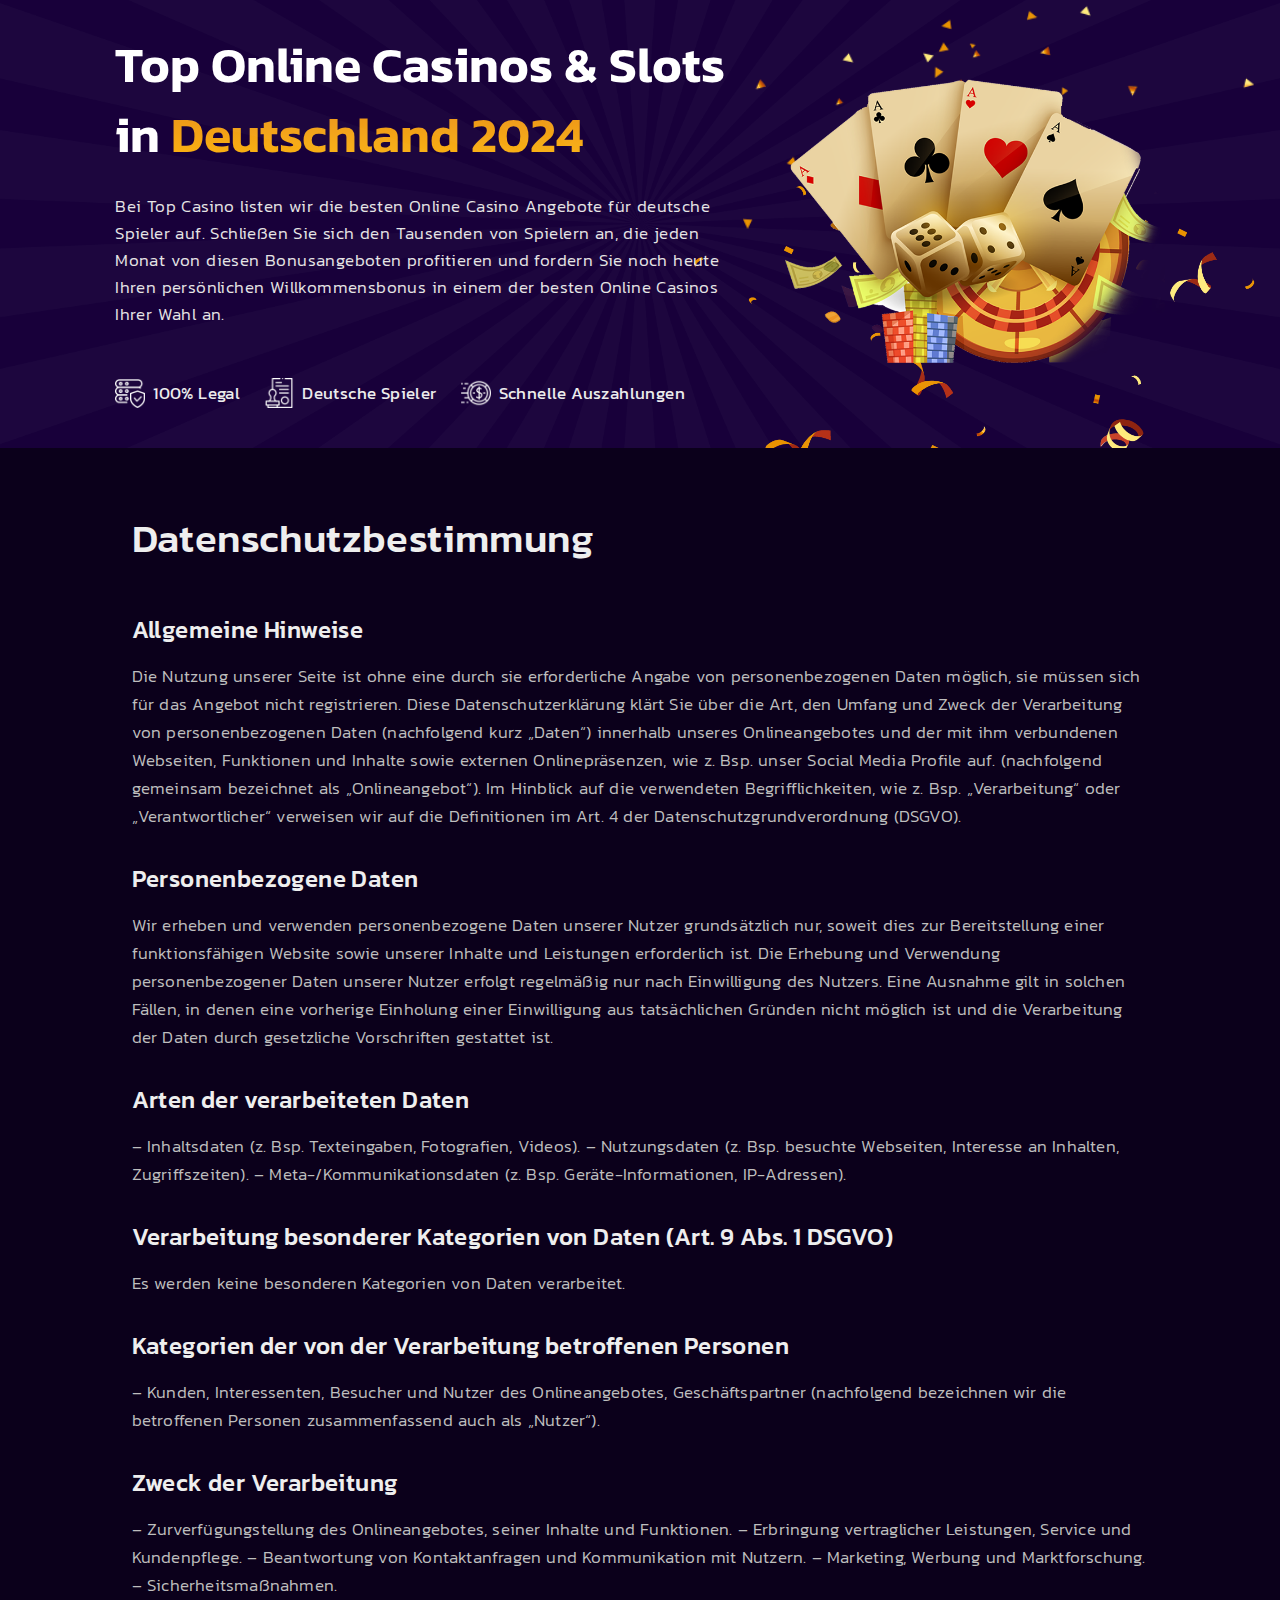
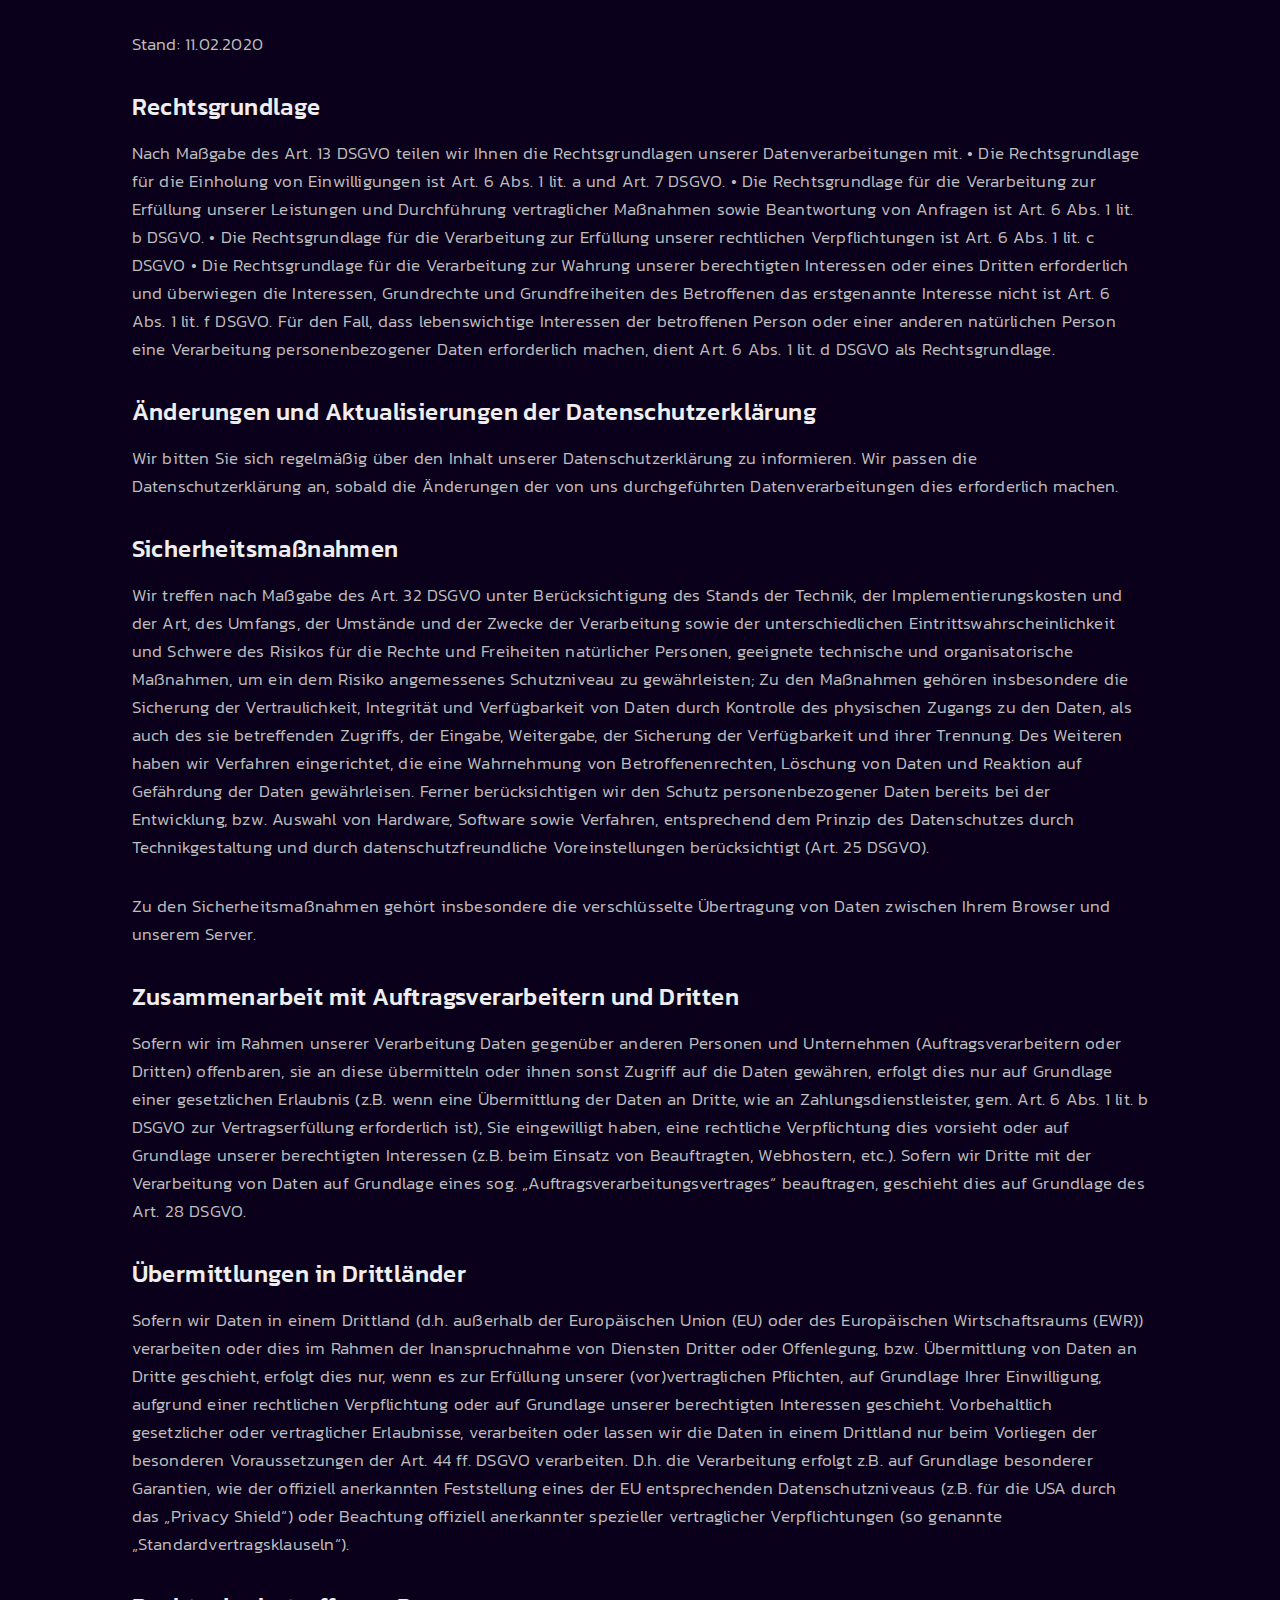
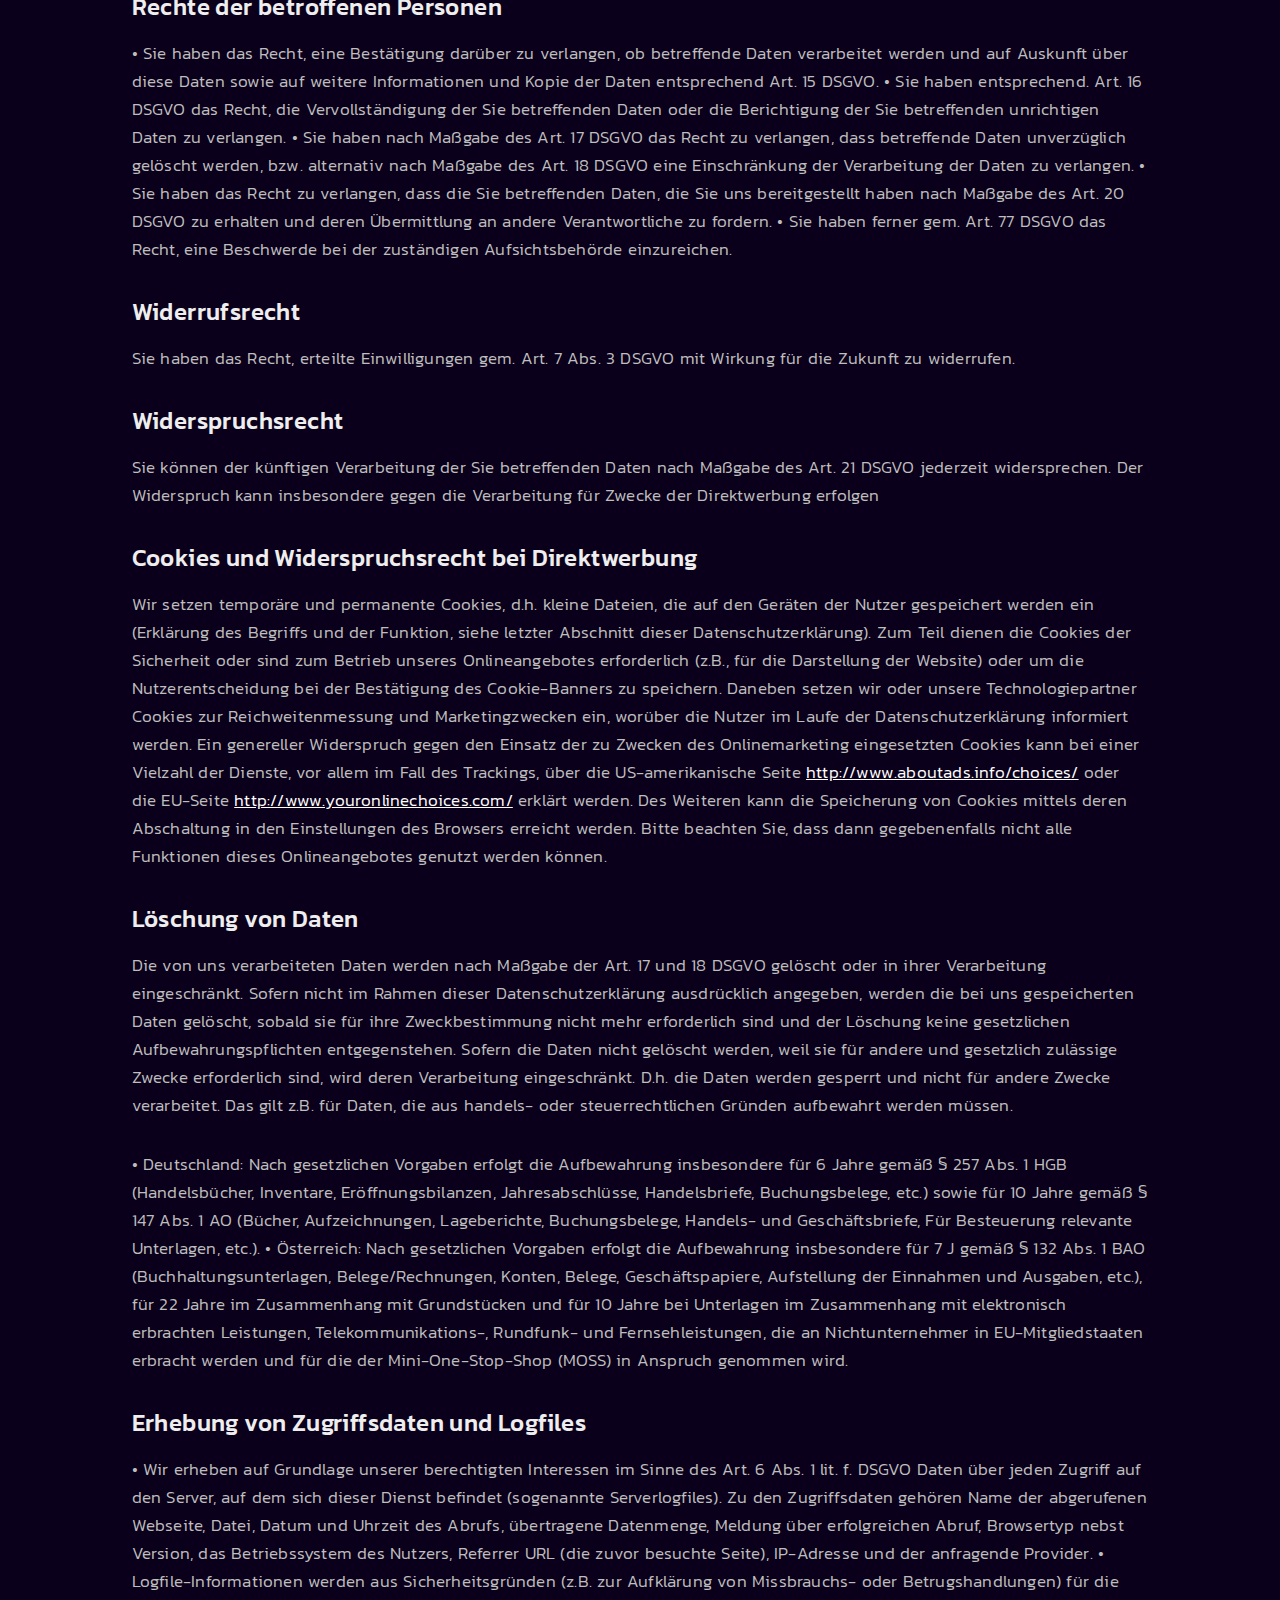
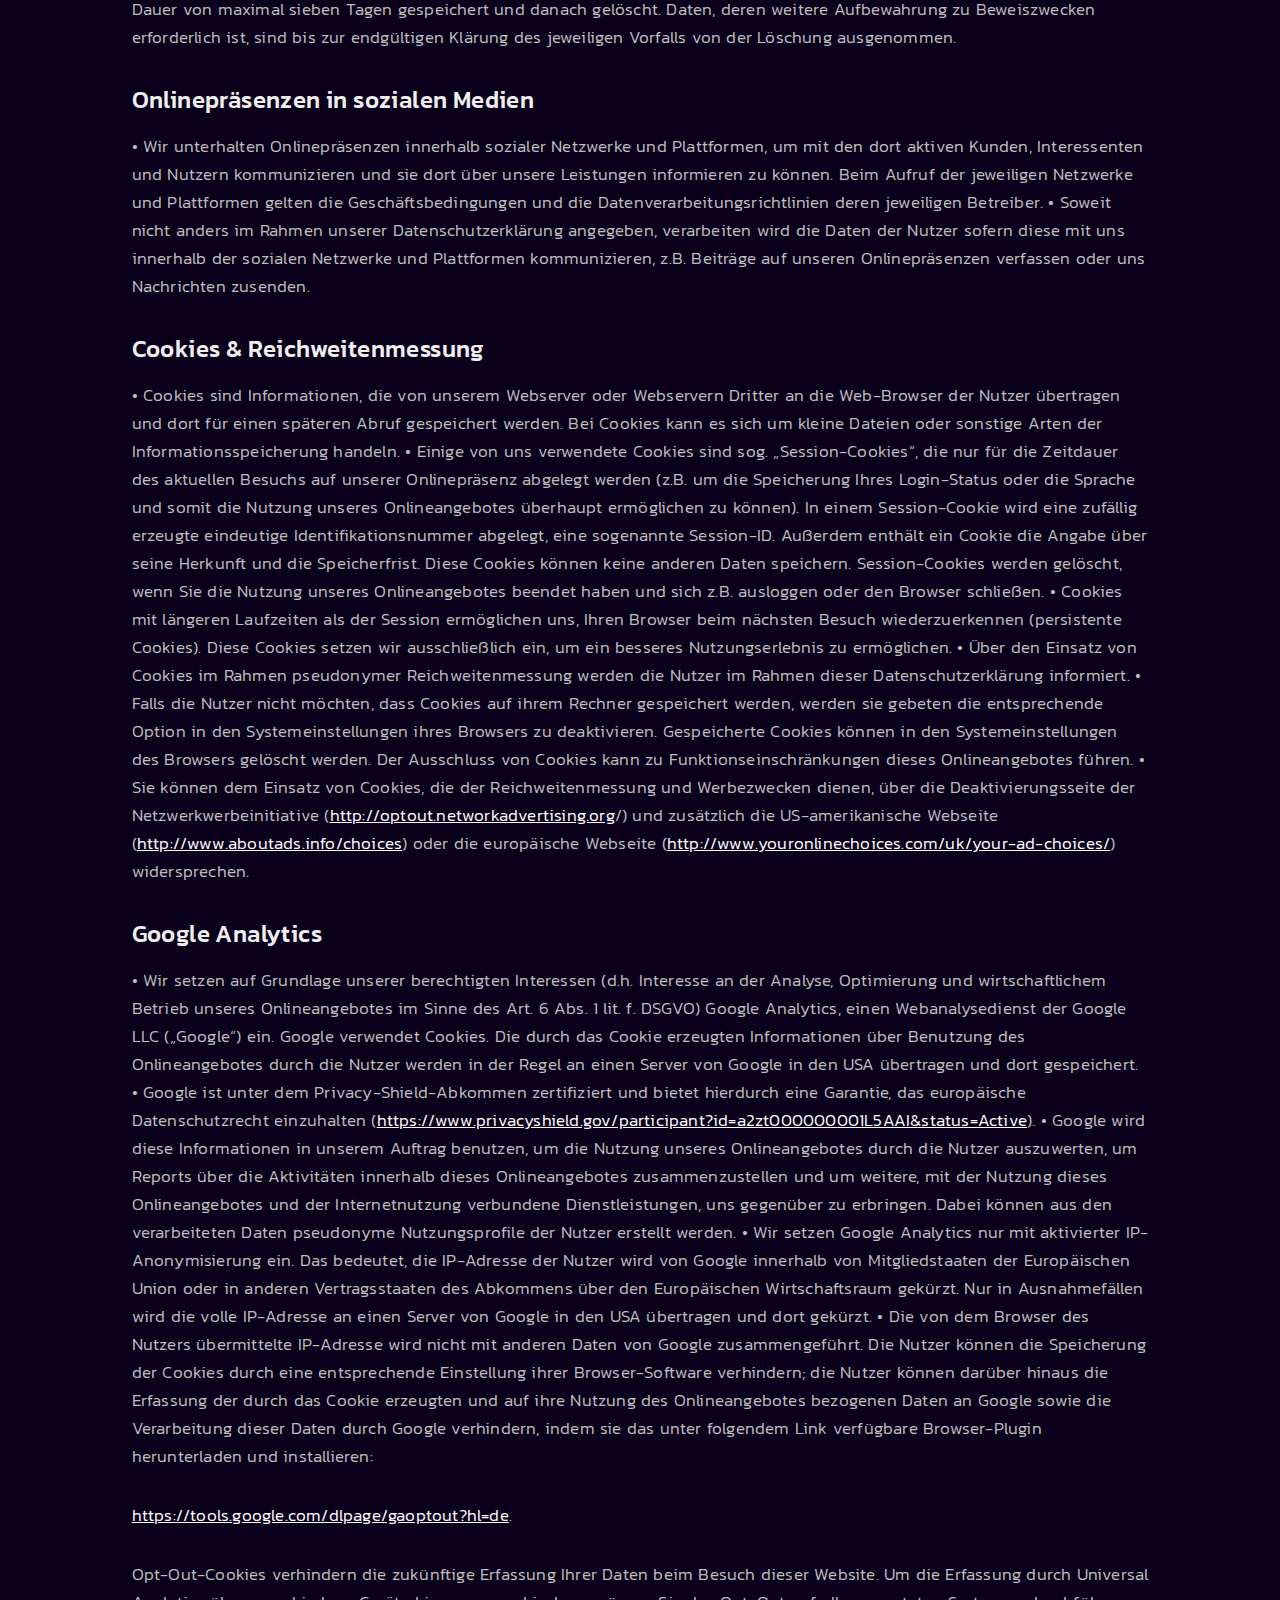
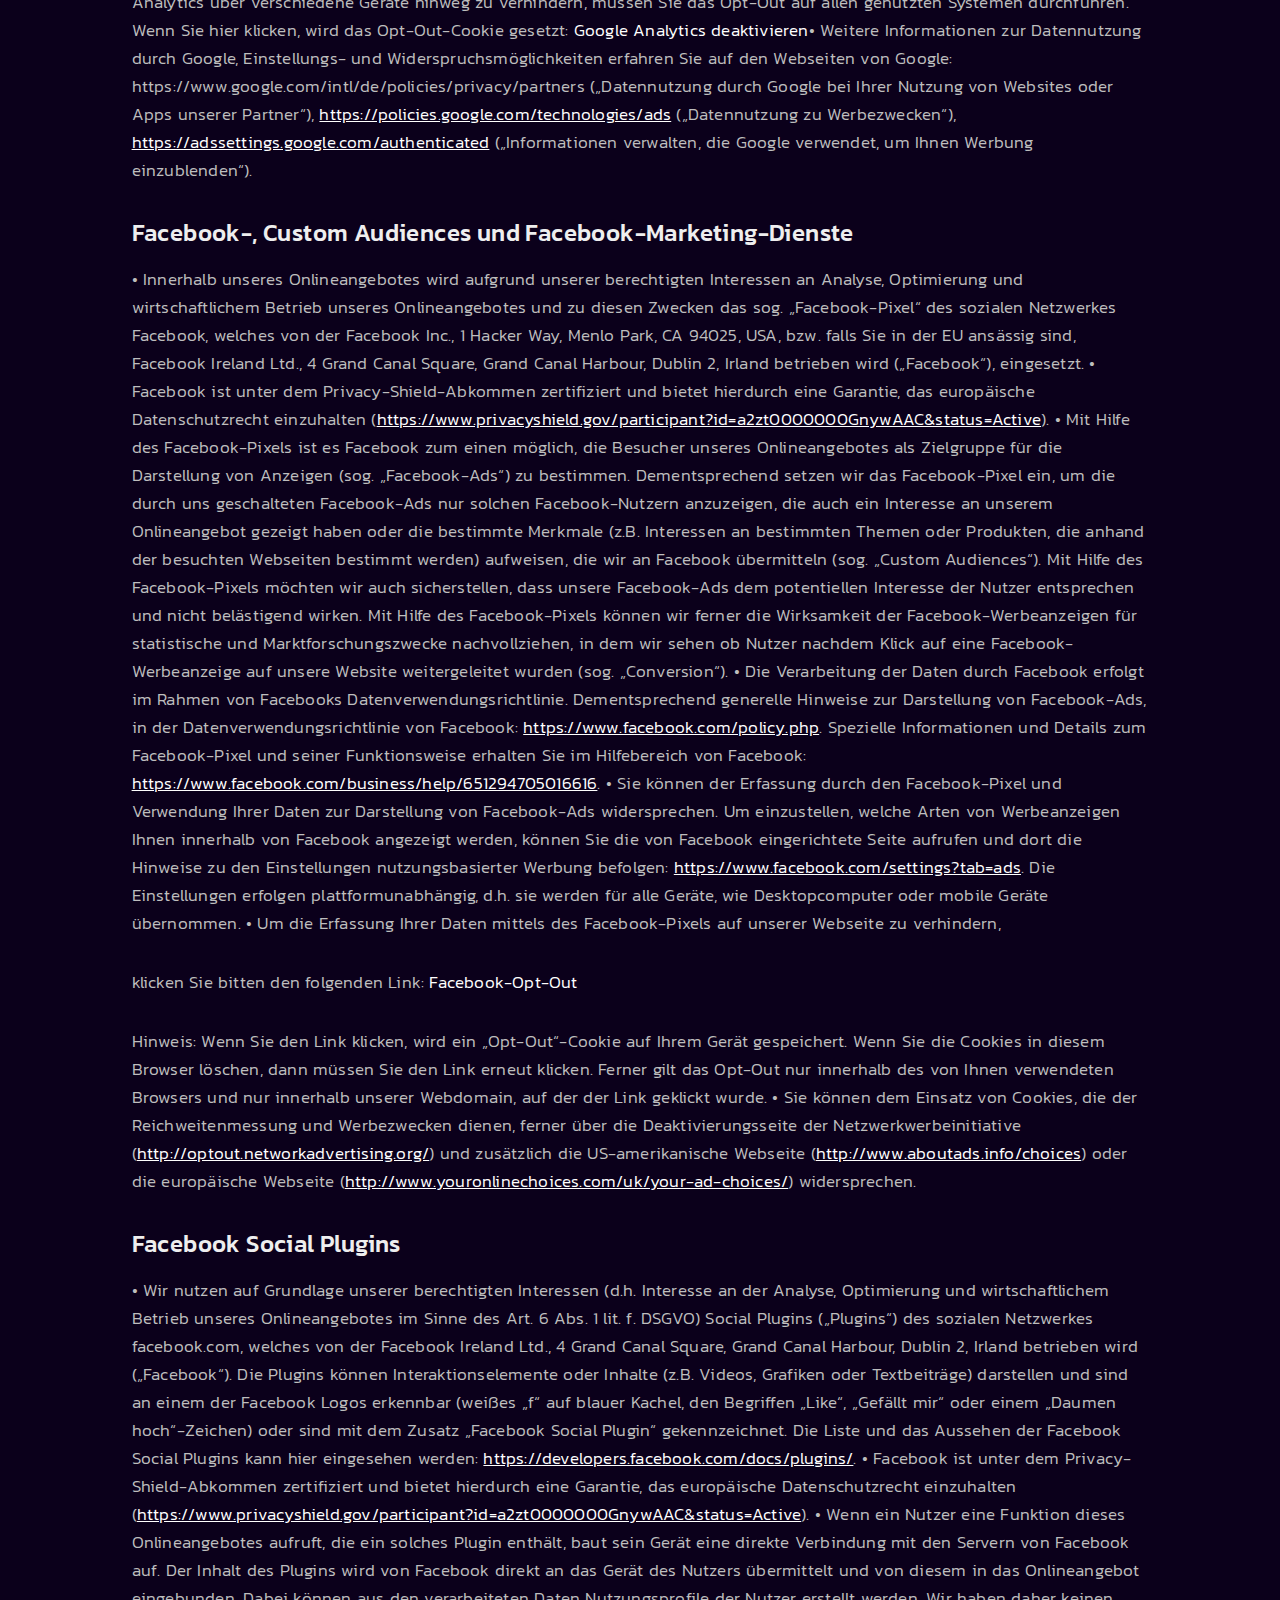
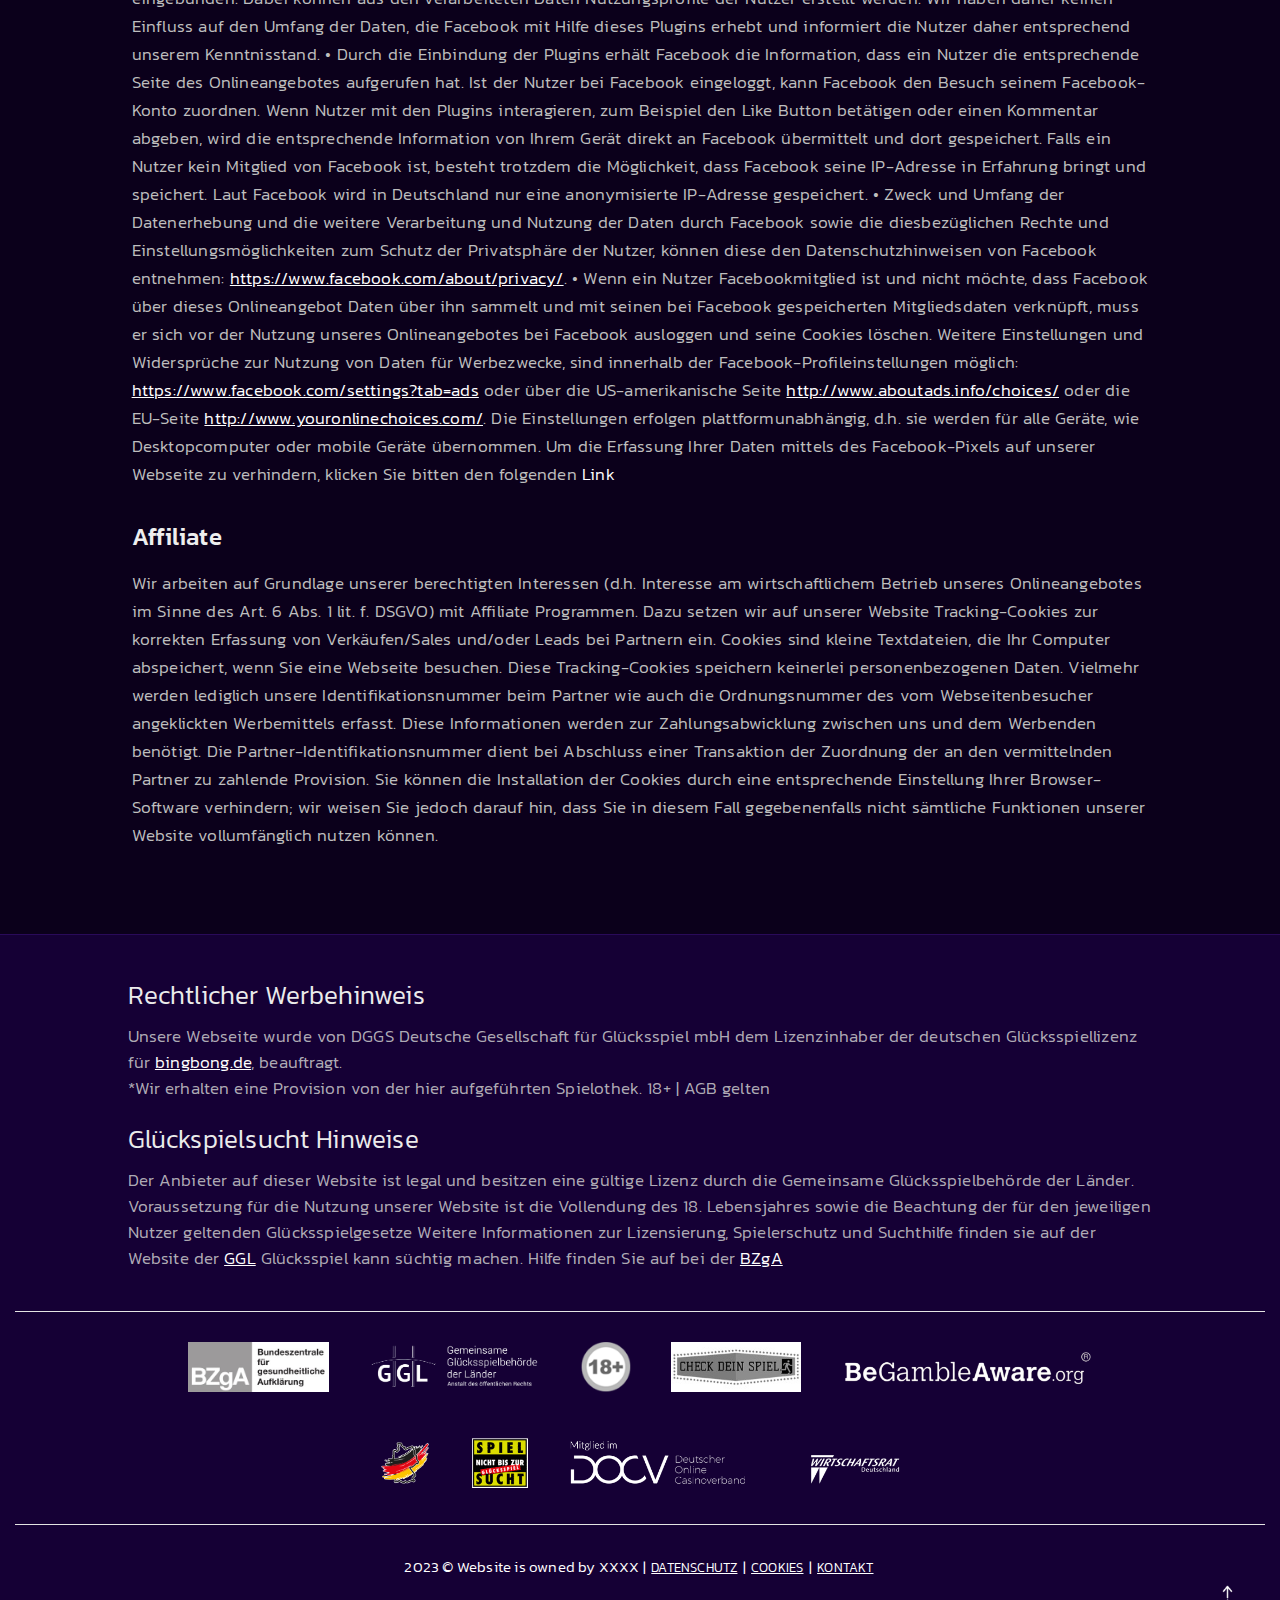
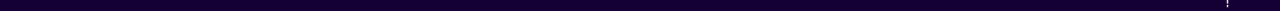
<file: privacy.html>
<!DOCTYPE html>
<html lang="en">
    <head>
        <meta charset="UTF-8">
        <meta name="viewport" content="width=device-width, initial-scale=1.0">
        <meta name="description" content="Top Online Casinos & Slots in Deutschland 2024. Bei Top Casino listen wir die besten Online Casino Angebote für deutsche Spieler auf. Schließen Sie sich den Tausenden von Spielern an, die jeden Monat von diesen Bonusangeboten profitieren und fordern Sie noch heute Ihren persönlichen Willkommensbonus in einem der besten Online Casinos Ihrer Wahl an.">
		<meta name="keywords" content="Best Germany Casino, Germany's Top Casinos, Germany Casino booking, Germany's Casino, Booking Germany Premier Casino">

        <!-- =============== Title ============== -->
        <title>Casinos & Slots in Deutschland 2024</title>
        <link rel="shortcut icon" href="images/fav-icon.png" type="image/x-icon">

        <!-- =============== Custom CSS ============= -->
        <link rel="stylesheet" href="css/style.css">
        <link rel="stylesheet" href="css/responsive.css">
        
        <!-- =============== Google Fonts =================== -->
        <link rel="preconnect" href="https://fonts.googleapis.com">
        <link rel="preconnect" href="https://fonts.gstatic.com" crossorigin>
        <link href="https://fonts.googleapis.com/css2?family=Kanit:ital,wght@0,100;0,200;0,300;0,400;0,500;0,600;0,700;0,800;0,900;1,100;1,200;1,300;1,400;1,500;1,600;1,700;1,800;1,900&display=swap" rel="stylesheet">
    </head>
    <body>
        <header>
            <!-- ========================== Home Section Start ======================= -->
            <div class="home-section">
                <div class="overlay-1">
                    <div class="overlay-2">
                        <img src="images/social-casino-circle-image.png" alt="social-casino-circle-image" width="2573" height="2252">
                    </div>
                </div>

                <div class="section-container">
                    <div class="home-content">
                        <div class="home-description">
                            <h1>Top Online Casinos & Slots in <span class="home-heading-span ">Deutschland 2024</span></h1>
                            <p>Bei Top Casino listen wir die besten Online Casino Angebote für deutsche Spieler auf. Schließen Sie sich den Tausenden von Spielern an, die jeden Monat von diesen Bonusangeboten profitieren und fordern Sie noch heute Ihren persönlichen Willkommensbonus in einem der besten Online Casinos Ihrer Wahl an.</p>
                            
                            <div class="trust-area">
                                <div class="trust-content">
                                    <div class="trust-description">
                                        <img src="images/secure.png">
                                        <p>100% Legal</p>
                                    </div>
                                    
                                    <div class="trust-description">
                                        <img src="images/stamp.png">
                                        <p>Deutsche Spieler</p>
                                    </div>
                                    
                                    <div class="trust-description">
                                        <img src="images/coin.png">
                                        <p>Schnelle Auszahlungen</p>
                                    </div>
                                </div>
                            </div>
                        </div>

                        <div class="home-image">
                            <img src="images/DE-casino-banner.png" alt="DE-casino-banner photo">
                            <img src="images/sparkle-1.png" class="img-2">
                            <img src="images/sparkle-2.png" class="img-3">
                        </div>
                        
                    </div>
                </div>
            </div>
            <!-- ========================== Home Section End ========================= -->
        </header>

        <main>
            <!-- ========================== List Description Start ====================== -->
            <section class="list-description sub-description">
                <div class="section-container">
                    <div class="footer-txt">
                        <h2>Datenschutzbestimmung</h2>
                  
                        <div class="entry-content" itemprop="text">&nbsp; &nbsp; &nbsp; &nbsp; &nbsp; &nbsp;&nbsp;
                            <div class="page-content">
                                <h5>Allgemeine Hinweise</h5>
                                <p>Die Nutzung unserer Seite ist ohne eine durch sie erforderliche Angabe von personenbezogenen Daten möglich, sie müssen sich für das Angebot nicht registrieren. Diese Datenschutzerklärung klärt Sie über die Art,
                                    den Umfang und Zweck der Verarbeitung von personenbezogenen Daten (nachfolgend kurz „Daten“) innerhalb unseres Onlineangebotes und der mit ihm verbundenen Webseiten, Funktionen und Inhalte sowie externen Onlinepräsenzen,
                                    wie z. Bsp. unser Social Media Profile auf. (nachfolgend gemeinsam bezeichnet als „Onlineangebot“). Im Hinblick auf die verwendeten Begrifflichkeiten, wie z. Bsp. „Verarbeitung“ oder „Verantwortlicher“
                                    verweisen wir auf die Definitionen im Art. 4 der Datenschutzgrundverordnung (DSGVO).</p>
                                <h5>Personenbezogene Daten</h5>
                                <p>Wir erheben und verwenden personenbezogene Daten unserer Nutzer grundsätzlich nur, soweit dies zur Bereitstellung einer funktionsfähigen Website sowie unserer Inhalte und Leistungen erforderlich ist. Die Erhebung und Verwendung personenbezogener
                                    Daten unserer Nutzer erfolgt regelmäßig nur nach Einwilligung des Nutzers. Eine Ausnahme gilt in solchen Fällen, in denen eine vorherige Einholung einer Einwilligung aus tatsächlichen Gründen nicht möglich
                                    ist und die Verarbeitung der Daten durch gesetzliche Vorschriften gestattet ist.</p>
                                <h5>Arten der verarbeiteten Daten</h5>
                                <p>– Inhaltsdaten (z. Bsp. Texteingaben, Fotografien, Videos). – Nutzungsdaten (z. Bsp. besuchte Webseiten, Interesse an Inhalten, Zugriffszeiten). – Meta-/Kommunikationsdaten (z. Bsp. Geräte-Informationen, IP-Adressen).</p>
                                <h5>Verarbeitung besonderer Kategorien von Daten (Art. 9 Abs. 1 DSGVO)</h5>
                                <p>Es werden keine besonderen Kategorien von Daten verarbeitet.</p>
                                <h5>Kategorien der von der Verarbeitung betroffenen Personen</h5>
                                <p>– Kunden, Interessenten, Besucher und Nutzer des Onlineangebotes, Geschäftspartner (nachfolgend bezeichnen wir die betroffenen Personen zusammenfassend auch als „Nutzer“).</p>
                                <h5>Zweck der Verarbeitung</h5>
                                <p>– Zurverfügungstellung des Onlineangebotes, seiner Inhalte und Funktionen. – Erbringung vertraglicher Leistungen, Service und Kundenpflege. – Beantwortung von Kontaktanfragen und Kommunikation mit Nutzern. – Marketing,
                                    Werbung und Marktforschung. – Sicherheitsmaßnahmen.</p>
                                <p>Stand: 11.02.2020</p>
                                <h5>Rechtsgrundlage</h5>
                                <p>Nach Maßgabe des Art. 13 DSGVO teilen wir Ihnen die Rechtsgrundlagen unserer Datenverarbeitungen mit. • Die Rechtsgrundlage für die Einholung von Einwilligungen ist Art. 6 Abs. 1 lit. a und Art. 7 DSGVO. • Die Rechtsgrundlage
                                    für die Verarbeitung zur Erfüllung unserer Leistungen und Durchführung vertraglicher Maßnahmen sowie Beantwortung von Anfragen ist Art. 6 Abs. 1 lit. b DSGVO. • Die Rechtsgrundlage für die Verarbeitung zur
                                    Erfüllung unserer rechtlichen Verpflichtungen ist Art. 6 Abs. 1 lit. c DSGVO • Die Rechtsgrundlage für die Verarbeitung zur Wahrung unserer berechtigten Interessen oder eines Dritten erforderlich und überwiegen die
                                    Interessen, Grundrechte und Grundfreiheiten des Betroffenen das erstgenannte Interesse nicht ist Art. 6 Abs. 1 lit. f DSGVO. Für den Fall, dass lebenswichtige Interessen der betroffenen Person oder einer anderen natürlichen Person
                                    eine Verarbeitung personenbezogener Daten erforderlich machen, dient Art. 6 Abs. 1 lit. d DSGVO als Rechtsgrundlage.</p>
                                <h5>Änderungen und Aktualisierungen der Datenschutzerklärung</h5>
                                <p>Wir bitten Sie sich regelmäßig über den Inhalt unserer Datenschutzerklärung zu informieren. Wir passen die Datenschutzerklärung an, sobald die Änderungen der von uns durchgeführten Datenverarbeitungen dies
                                    erforderlich machen.</p>
                                <h5>Sicherheitsmaßnahmen</h5>
                                <p>Wir treffen nach Maßgabe des Art. 32 DSGVO unter Berücksichtigung des Stands der Technik, der Implementierungskosten und der Art, des Umfangs, der Umstände und der Zwecke der Verarbeitung sowie der unterschiedlichen Eintrittswahrscheinlichkeit
                                    und Schwere des Risikos für die Rechte und Freiheiten natürlicher Personen, geeignete technische und organisatorische Maßnahmen, um ein dem Risiko angemessenes Schutzniveau zu gewährleisten; Zu den Maßnahmen
                                    gehören insbesondere die Sicherung der Vertraulichkeit, Integrität und Verfügbarkeit von Daten durch Kontrolle des physischen Zugangs zu den Daten, als auch des sie betreffenden Zugriffs, der Eingabe, Weitergabe, der Sicherung
                                    der Verfügbarkeit und ihrer Trennung. Des Weiteren haben wir Verfahren eingerichtet, die eine Wahrnehmung von Betroffenenrechten, Löschung von Daten und Reaktion auf Gefährdung der Daten gewährleisen. Ferner berücksichtigen
                                    wir den Schutz personenbezogener Daten bereits bei der Entwicklung, bzw. Auswahl von Hardware, Software sowie Verfahren, entsprechend dem Prinzip des Datenschutzes durch Technikgestaltung und durch datenschutzfreundliche Voreinstellungen
                                    berücksichtigt (Art. 25 DSGVO).</p>
                                <p>Zu den Sicherheitsmaßnahmen gehört insbesondere die verschlüsselte Übertragung von Daten zwischen Ihrem Browser und unserem Server.</p>
                                <h5>Zusammenarbeit mit Auftragsverarbeitern und Dritten</h5>
                                <p>Sofern wir im Rahmen unserer Verarbeitung Daten gegenüber anderen Personen und Unternehmen (Auftragsverarbeitern oder Dritten) offenbaren, sie an diese übermitteln oder ihnen sonst Zugriff auf die Daten gewähren, erfolgt dies
                                    nur auf Grundlage einer gesetzlichen Erlaubnis (z.B. wenn eine Übermittlung der Daten an Dritte, wie an Zahlungsdienstleister, gem. Art. 6 Abs. 1 lit. b DSGVO zur Vertragserfüllung erforderlich ist), Sie eingewilligt haben, eine
                                    rechtliche Verpflichtung dies vorsieht oder auf Grundlage unserer berechtigten Interessen (z.B. beim Einsatz von Beauftragten, Webhostern, etc.). Sofern wir Dritte mit der Verarbeitung von Daten auf Grundlage eines sog. „Auftragsverarbeitungsvertrages“
                                    beauftragen, geschieht dies auf Grundlage des Art. 28 DSGVO.</p>
                                <h5>Übermittlungen in Drittländer</h5>
                                <p>Sofern wir Daten in einem Drittland (d.h. außerhalb der Europäischen Union (EU) oder des Europäischen Wirtschaftsraums (EWR)) verarbeiten oder dies im Rahmen der Inanspruchnahme von Diensten Dritter oder Offenlegung, bzw. Übermittlung
                                    von Daten an Dritte geschieht, erfolgt dies nur, wenn es zur Erfüllung unserer (vor)vertraglichen Pflichten, auf Grundlage Ihrer Einwilligung, aufgrund einer rechtlichen Verpflichtung oder auf Grundlage unserer berechtigten Interessen
                                    geschieht. Vorbehaltlich gesetzlicher oder vertraglicher Erlaubnisse, verarbeiten oder lassen wir die Daten in einem Drittland nur beim Vorliegen der besonderen Voraussetzungen der Art. 44 ff. DSGVO verarbeiten. D.h. die Verarbeitung erfolgt
                                    z.B. auf Grundlage besonderer Garantien, wie der offiziell anerkannten Feststellung eines der EU entsprechenden Datenschutzniveaus (z.B. für die USA durch das „Privacy Shield“) oder Beachtung offiziell anerkannter spezieller
                                    vertraglicher Verpflichtungen (so genannte „Standardvertragsklauseln“).</p>
                                <h5>Rechte der betroffenen Personen</h5>
                                <p>• Sie haben das Recht, eine Bestätigung darüber zu verlangen, ob betreffende Daten verarbeitet werden und auf Auskunft über diese Daten sowie auf weitere Informationen und Kopie der Daten entsprechend Art. 15 DSGVO. •
                                    Sie haben entsprechend. Art. 16 DSGVO das Recht, die Vervollständigung der Sie betreffenden Daten oder die Berichtigung der Sie betreffenden unrichtigen Daten zu verlangen. • Sie haben nach Maßgabe des Art. 17 DSGVO das
                                    Recht zu verlangen, dass betreffende Daten unverzüglich gelöscht werden, bzw. alternativ nach Maßgabe des Art. 18 DSGVO eine Einschränkung der Verarbeitung der Daten zu verlangen. • Sie haben das Recht zu verlangen,
                                    dass die Sie betreffenden Daten, die Sie uns bereitgestellt haben nach Maßgabe des Art. 20 DSGVO zu erhalten und deren Übermittlung an andere Verantwortliche zu fordern. • Sie haben ferner gem. Art. 77 DSGVO das Recht,
                                    eine Beschwerde bei der zuständigen Aufsichtsbehörde einzureichen.</p>
                                <h5>Widerrufsrecht</h5>
                                <p>Sie haben das Recht, erteilte Einwilligungen gem. Art. 7 Abs. 3 DSGVO mit Wirkung für die Zukunft zu widerrufen.</p>
                                <h5>Widerspruchsrecht</h5>
                                <p>Sie können der künftigen Verarbeitung der Sie betreffenden Daten nach Maßgabe des Art. 21 DSGVO jederzeit widersprechen. Der Widerspruch kann insbesondere gegen die Verarbeitung für Zwecke der Direktwerbung erfolgen</p>
                                <h5>Cookies und Widerspruchsrecht bei Direktwerbung</h5>
                                <p>Wir setzen temporäre und permanente Cookies, d.h. kleine Dateien, die auf den Geräten der Nutzer gespeichert werden ein (Erklärung des Begriffs und der Funktion, siehe letzter Abschnitt dieser Datenschutzerklärung). Zum
                                    Teil dienen die Cookies der Sicherheit oder sind zum Betrieb unseres Onlineangebotes erforderlich (z.B., für die Darstellung der Website) oder um die Nutzerentscheidung bei der Bestätigung des Cookie-Banners zu speichern. Daneben
                                    setzen wir oder unsere Technologiepartner Cookies zur Reichweitenmessung und Marketingzwecken ein, worüber die Nutzer im Laufe der Datenschutzerklärung informiert werden. Ein genereller Widerspruch gegen den Einsatz der zu Zwecken
                                    des Onlinemarketing eingesetzten Cookies kann bei einer Vielzahl der Dienste, vor allem im Fall des Trackings, über die US-amerikanische Seite <a href="http://www.aboutads.info/choices/" target="_blank" rel="noopener nofollow">http://www.aboutads.info/choices/</a>                oder die EU-Seite <a href="http://www.youronlinechoices.com/" target="_blank" rel="noopener nofollow">http://www.youronlinechoices.com/</a> erklärt werden. Des Weiteren kann die Speicherung von Cookies mittels deren Abschaltung in
                                    den Einstellungen des Browsers erreicht werden. Bitte beachten Sie, dass dann gegebenenfalls nicht alle Funktionen dieses Onlineangebotes genutzt werden können.</p>
                                <h5>Löschung von Daten</h5>
                                <p>Die von uns verarbeiteten Daten werden nach Maßgabe der Art. 17 und 18 DSGVO gelöscht oder in ihrer Verarbeitung eingeschränkt. Sofern nicht im Rahmen dieser Datenschutzerklärung ausdrücklich angegeben, werden die
                                    bei uns gespeicherten Daten gelöscht, sobald sie für ihre Zweckbestimmung nicht mehr erforderlich sind und der Löschung keine gesetzlichen Aufbewahrungspflichten entgegenstehen. Sofern die Daten nicht gelöscht werden,
                                    weil sie für andere und gesetzlich zulässige Zwecke erforderlich sind, wird deren Verarbeitung eingeschränkt. D.h. die Daten werden gesperrt und nicht für andere Zwecke verarbeitet. Das gilt z.B. für Daten, die
                                    aus handels- oder steuerrechtlichen Gründen aufbewahrt werden müssen.</p>
                                <p>• Deutschland: Nach gesetzlichen Vorgaben erfolgt die Aufbewahrung insbesondere für 6 Jahre gemäß § 257 Abs. 1 HGB (Handelsbücher, Inventare, Eröffnungsbilanzen, Jahresabschlüsse, Handelsbriefe, Buchungsbelege,
                                    etc.) sowie für 10 Jahre gemäß § 147 Abs. 1 AO (Bücher, Aufzeichnungen, Lageberichte, Buchungsbelege, Handels- und Geschäftsbriefe, Für Besteuerung relevante Unterlagen, etc.). • Österreich:
                                    Nach gesetzlichen Vorgaben erfolgt die Aufbewahrung insbesondere für 7 J gemäß § 132 Abs. 1 BAO (Buchhaltungsunterlagen, Belege/Rechnungen, Konten, Belege, Geschäftspapiere, Aufstellung der Einnahmen und Ausgaben,
                                    etc.), für 22 Jahre im Zusammenhang mit Grundstücken und für 10 Jahre bei Unterlagen im Zusammenhang mit elektronisch erbrachten Leistungen, Telekommunikations-, Rundfunk- und Fernsehleistungen, die an Nichtunternehmer in
                                    EU-Mitgliedstaaten erbracht werden und für die der Mini-One-Stop-Shop (MOSS) in Anspruch genommen wird.</p>
                                <h5>Erhebung von Zugriffsdaten und Logfiles</h5>
                                <p>• Wir erheben auf Grundlage unserer berechtigten Interessen im Sinne des Art. 6 Abs. 1 lit. f. DSGVO Daten über jeden Zugriff auf den Server, auf dem sich dieser Dienst befindet (sogenannte Serverlogfiles). Zu den Zugriffsdaten gehören
                                    Name der abgerufenen Webseite, Datei, Datum und Uhrzeit des Abrufs, übertragene Datenmenge, Meldung über erfolgreichen Abruf, Browsertyp nebst Version, das Betriebssystem des Nutzers, Referrer URL (die zuvor besuchte Seite),
                                    IP-Adresse und der anfragende Provider. • Logfile-Informationen werden aus Sicherheitsgründen (z.B. zur Aufklärung von Missbrauchs- oder Betrugshandlungen) für die Dauer von maximal sieben Tagen gespeichert und danach
                                    gelöscht. Daten, deren weitere Aufbewahrung zu Beweiszwecken erforderlich ist, sind bis zur endgültigen Klärung des jeweiligen Vorfalls von der Löschung ausgenommen.</p>
                                <h5>Onlinepräsenzen in sozialen Medien</h5>
                                <p>• Wir unterhalten Onlinepräsenzen innerhalb sozialer Netzwerke und Plattformen, um mit den dort aktiven Kunden, Interessenten und Nutzern kommunizieren und sie dort über unsere Leistungen informieren zu können. Beim Aufruf
                                    der jeweiligen Netzwerke und Plattformen gelten die Geschäftsbedingungen und die Datenverarbeitungsrichtlinien deren jeweiligen Betreiber. • Soweit nicht anders im Rahmen unserer Datenschutzerklärung angegeben, verarbeiten
                                    wird die Daten der Nutzer sofern diese mit uns innerhalb der sozialen Netzwerke und Plattformen kommunizieren, z.B. Beiträge auf unseren Onlinepräsenzen verfassen oder uns Nachrichten zusenden.</p>
                                <h5>Cookies &amp; Reichweitenmessung</h5>
                                <p>• Cookies sind Informationen, die von unserem Webserver oder Webservern Dritter an die Web-Browser der Nutzer übertragen und dort für einen späteren Abruf gespeichert werden. Bei Cookies kann es sich um kleine Dateien oder
                                    sonstige Arten der Informationsspeicherung handeln. • Einige von uns verwendete Cookies sind sog. „Session-Cookies“, die nur für die Zeitdauer des aktuellen Besuchs auf unserer Onlinepräsenz abgelegt werden (z.B.
                                    um die Speicherung Ihres Login-Status oder die Sprache und somit die Nutzung unseres Onlineangebotes überhaupt ermöglichen zu können). In einem Session-Cookie wird eine zufällig erzeugte eindeutige Identifikationsnummer
                                    abgelegt, eine sogenannte Session-ID. Außerdem enthält ein Cookie die Angabe über seine Herkunft und die Speicherfrist. Diese Cookies können keine anderen Daten speichern. Session-Cookies werden gelöscht, wenn
                                    Sie die Nutzung unseres Onlineangebotes beendet haben und sich z.B. ausloggen oder den Browser schließen. • Cookies mit längeren Laufzeiten als der Session ermöglichen uns, Ihren Browser beim nächsten Besuch wiederzuerkennen
                                    (persistente Cookies). Diese Cookies setzen wir ausschließlich ein, um ein besseres Nutzungserlebnis zu ermöglichen. • Über den Einsatz von Cookies im Rahmen pseudonymer Reichweitenmessung werden die Nutzer im Rahmen
                                    dieser Datenschutzerklärung informiert. • Falls die Nutzer nicht möchten, dass Cookies auf ihrem Rechner gespeichert werden, werden sie gebeten die entsprechende Option in den Systemeinstellungen ihres Browsers zu deaktivieren.
                                    Gespeicherte Cookies können in den Systemeinstellungen des Browsers gelöscht werden. Der Ausschluss von Cookies kann zu Funktionseinschränkungen dieses Onlineangebotes führen. • Sie können dem Einsatz von
                                    Cookies, die der Reichweitenmessung und Werbezwecken dienen, über die Deaktivierungsseite der Netzwerkwerbeinitiative (<a href="http://optout.networkadvertising.org/" target="_blank" rel="noopener nofollow">http://optout.networkadvertising.org</a>/)
                                    und zusätzlich die US-amerikanische Webseite (<a href="http://www.aboutads.info/choices" target="_blank" rel="noopener nofollow">http://www.aboutads.info/choices</a>) oder die europäische Webseite (<a href="http://www.youronlinechoices.com/uk/your-ad-choices/" target="_blank" rel="noopener nofollow">http://www.youronlinechoices.com/uk/your-ad-choices/</a>) widersprechen.</p>
                                <h5>Google Analytics</h5>
                                <p>• Wir setzen auf Grundlage unserer berechtigten Interessen (d.h. Interesse an der Analyse, Optimierung und wirtschaftlichem Betrieb unseres Onlineangebotes im Sinne des Art. 6 Abs. 1 lit. f. DSGVO) Google Analytics, einen Webanalysedienst
                                    der Google LLC („Google“) ein. Google verwendet Cookies. Die durch das Cookie erzeugten Informationen über Benutzung des Onlineangebotes durch die Nutzer werden in der Regel an einen Server von Google in den USA übertragen
                                    und dort gespeichert. • Google ist unter dem Privacy-Shield-Abkommen zertifiziert und bietet hierdurch eine Garantie, das europäische Datenschutzrecht einzuhalten (<a href="https://www.privacyshield.gov/participant?id=a2zt000000001L5AAI&amp;status=Active" target="_blank" rel="noopener nofollow">https://www.privacyshield.gov/participant?id=a2zt000000001L5AAI&amp;status=Active</a>). • Google wird diese Informationen in unserem Auftrag benutzen, um die Nutzung unseres Onlineangebotes
                                    durch die Nutzer auszuwerten, um Reports über die Aktivitäten innerhalb dieses Onlineangebotes zusammenzustellen und um weitere, mit der Nutzung dieses Onlineangebotes und der Internetnutzung verbundene Dienstleistungen, uns
                                    gegenüber zu erbringen. Dabei können aus den verarbeiteten Daten pseudonyme Nutzungsprofile der Nutzer erstellt werden. • Wir setzen Google Analytics nur mit aktivierter IP-Anonymisierung ein. Das bedeutet, die IP-Adresse
                                    der Nutzer wird von Google innerhalb von Mitgliedstaaten der Europäischen Union oder in anderen Vertragsstaaten des Abkommens über den Europäischen Wirtschaftsraum gekürzt. Nur in Ausnahmefällen wird die volle
                                    IP-Adresse an einen Server von Google in den USA übertragen und dort gekürzt. • Die von dem Browser des Nutzers übermittelte IP-Adresse wird nicht mit anderen Daten von Google zusammengeführt. Die Nutzer können
                                    die Speicherung der Cookies durch eine entsprechende Einstellung ihrer Browser-Software verhindern; die Nutzer können darüber hinaus die Erfassung der durch das Cookie erzeugten und auf ihre Nutzung des Onlineangebotes bezogenen
                                    Daten an Google sowie die Verarbeitung dieser Daten durch Google verhindern, indem sie das unter folgendem Link verfügbare Browser-Plugin herunterladen und installieren:</p>
                                <p><a href="https://tools.google.com/dlpage/gaoptout?hl=de" target="_blank" rel="noopener nofollow">https://tools.google.com/dlpage/gaoptout?hl=de</a>.</p>
                                <p>Opt-Out-Cookies verhindern die zukünftige Erfassung Ihrer Daten beim Besuch dieser Website. Um die Erfassung durch Universal Analytics über verschiedene Geräte hinweg zu verhindern, müssen Sie das Opt-Out auf allen genutzten
                                    Systemen durchführen. Wenn Sie hier klicken, wird das Opt-Out-Cookie gesetzt: <a>Google Analytics deaktivieren</a>• Weitere Informationen zur Datennutzung durch Google, Einstellungs- und Widerspruchsmöglichkeiten erfahren
                                    Sie auf den Webseiten von Google: https://www.google.com/intl/de/policies/privacy/partners („Datennutzung durch Google bei Ihrer Nutzung von Websites oder Apps unserer Partner“), <a href="https://policies.google.com/technologies/ads" target="_blank" rel="noopener nofollow">https://policies.google.com/technologies/ads</a> („Datennutzung zu Werbezwecken“), <a href="https://adssettings.google.com/authenticated" target="_blank" rel="noopener nofollow">https://adssettings.google.com/authenticated</a>                („Informationen verwalten, die Google verwendet, um Ihnen Werbung einzublenden“).</p>
                                <h5>Facebook-, Custom Audiences und Facebook-Marketing-Dienste</h5>
                                <p>• Innerhalb unseres Onlineangebotes wird aufgrund unserer berechtigten Interessen an Analyse, Optimierung und wirtschaftlichem Betrieb unseres Onlineangebotes und zu diesen Zwecken das sog. „Facebook-Pixel“ des sozialen Netzwerkes
                                    Facebook, welches von der Facebook Inc., 1 Hacker Way, Menlo Park, CA 94025, USA, bzw. falls Sie in der EU ansässig sind, Facebook Ireland Ltd., 4 Grand Canal Square, Grand Canal Harbour, Dublin 2, Irland betrieben wird („Facebook“),
                                    eingesetzt. • Facebook ist unter dem Privacy-Shield-Abkommen zertifiziert und bietet hierdurch eine Garantie, das europäische Datenschutzrecht einzuhalten (<a href="https://www.privacyshield.gov/participant?id=a2zt0000000GnywAAC&amp;status=Active" target="_blank" rel="noopener nofollow">https://www.privacyshield.gov/participant?id=a2zt0000000GnywAAC&amp;status=Active</a>). • Mit Hilfe des Facebook-Pixels ist es Facebook zum einen möglich, die Besucher unseres Onlineangebotes
                                    als Zielgruppe für die Darstellung von Anzeigen (sog. „Facebook-Ads“) zu bestimmen. Dementsprechend setzen wir das Facebook-Pixel ein, um die durch uns geschalteten Facebook-Ads nur solchen Facebook-Nutzern anzuzeigen,
                                    die auch ein Interesse an unserem Onlineangebot gezeigt haben oder die bestimmte Merkmale (z.B. Interessen an bestimmten Themen oder Produkten, die anhand der besuchten Webseiten bestimmt werden) aufweisen, die wir an Facebook übermitteln
                                    (sog. „Custom Audiences“). Mit Hilfe des Facebook-Pixels möchten wir auch sicherstellen, dass unsere Facebook-Ads dem potentiellen Interesse der Nutzer entsprechen und nicht belästigend wirken. Mit Hilfe des Facebook-Pixels
                                    können wir ferner die Wirksamkeit der Facebook-Werbeanzeigen für statistische und Marktforschungszwecke nachvollziehen, in dem wir sehen ob Nutzer nachdem Klick auf eine Facebook-Werbeanzeige auf unsere Website weitergeleitet
                                    wurden (sog. „Conversion“). • Die Verarbeitung der Daten durch Facebook erfolgt im Rahmen von Facebooks Datenverwendungsrichtlinie. Dementsprechend generelle Hinweise zur Darstellung von Facebook-Ads, in der Datenverwendungsrichtlinie
                                    von Facebook: <a href="https://www.facebook.com/policy.php" target="_blank" rel="noopener nofollow">https://www.facebook.com/policy.php</a>. Spezielle Informationen und Details zum Facebook-Pixel und seiner Funktionsweise erhalten Sie
                                    im Hilfebereich von Facebook: <a href="https://www.facebook.com/business/help/651294705016616" target="_blank" rel="noopener nofollow">https://www.facebook.com/business/help/651294705016616</a>. • Sie können der Erfassung durch
                                    den Facebook-Pixel und Verwendung Ihrer Daten zur Darstellung von Facebook-Ads widersprechen. Um einzustellen, welche Arten von Werbeanzeigen Ihnen innerhalb von Facebook angezeigt werden, können Sie die von Facebook eingerichtete
                                    Seite aufrufen und dort die Hinweise zu den Einstellungen nutzungsbasierter Werbung befolgen: <a href="https://www.facebook.com/settings?tab=ads" target="_blank" rel="noopener nofollow">https://www.facebook.com/settings?tab=ads</a>. Die
                                    Einstellungen erfolgen plattformunabhängig, d.h. sie werden für alle Geräte, wie Desktopcomputer oder mobile Geräte übernommen. • Um die Erfassung Ihrer Daten mittels des Facebook-Pixels auf unserer Webseite
                                    zu verhindern,</p>
                                <p>klicken Sie bitten den folgenden Link: <a>Facebook-Opt-Out</a></p>
                                <p>Hinweis: Wenn Sie den Link klicken, wird ein „Opt-Out“-Cookie auf Ihrem Gerät gespeichert. Wenn Sie die Cookies in diesem Browser löschen, dann müssen Sie den Link erneut klicken. Ferner gilt das Opt-Out nur innerhalb
                                    des von Ihnen verwendeten Browsers und nur innerhalb unserer Webdomain, auf der der Link geklickt wurde. • Sie können dem Einsatz von Cookies, die der Reichweitenmessung und Werbezwecken dienen, ferner über die Deaktivierungsseite
                                    der Netzwerkwerbeinitiative (<a href="http://optout.networkadvertising.org/" target="_blank" rel="noopener nofollow">http://optout.networkadvertising.org/</a>) und zusätzlich die US-amerikanische Webseite (<a href="http://www.aboutads.info/choices" target="_blank" rel="noopener nofollow">http://www.aboutads.info/choices</a>) oder die europäische Webseite (<a href="http://www.youronlinechoices.com/uk/your-ad-choices/" target="_blank" rel="noopener nofollow">http://www.youronlinechoices.com/uk/your-ad-choices/</a>)
                                    widersprechen.</p>
                                <h5>Facebook Social Plugins</h5>
                                <p>• Wir nutzen auf Grundlage unserer berechtigten Interessen (d.h. Interesse an der Analyse, Optimierung und wirtschaftlichem Betrieb unseres Onlineangebotes im Sinne des Art. 6 Abs. 1 lit. f. DSGVO) Social Plugins („Plugins“)
                                    des sozialen Netzwerkes facebook.com, welches von der Facebook Ireland Ltd., 4 Grand Canal Square, Grand Canal Harbour, Dublin 2, Irland betrieben wird („Facebook“). Die Plugins können Interaktionselemente oder Inhalte
                                    (z.B. Videos, Grafiken oder Textbeiträge) darstellen und sind an einem der Facebook Logos erkennbar (weißes „f“ auf blauer Kachel, den Begriffen „Like“, „Gefällt mir“ oder einem „Daumen
                                    hoch“-Zeichen) oder sind mit dem Zusatz „Facebook Social Plugin“ gekennzeichnet. Die Liste und das Aussehen der Facebook Social Plugins kann hier eingesehen werden: <a href="https://developers.facebook.com/docs/plugins/" target="_blank" rel="noopener nofollow">https://developers.facebook.com/docs/plugins/</a>. • Facebook ist unter dem Privacy-Shield-Abkommen zertifiziert und bietet hierdurch eine Garantie, das europäische Datenschutzrecht einzuhalten
                                    (<a href="https://www.privacyshield.gov/participant?id=a2zt0000000GnywAAC&amp;status=Active" target="_blank" rel="noopener nofollow">https://www.privacyshield.gov/participant?id=a2zt0000000GnywAAC&amp;status=Active</a>). • Wenn ein Nutzer
                                    eine Funktion dieses Onlineangebotes aufruft, die ein solches Plugin enthält, baut sein Gerät eine direkte Verbindung mit den Servern von Facebook auf. Der Inhalt des Plugins wird von Facebook direkt an das Gerät des Nutzers
                                    übermittelt und von diesem in das Onlineangebot eingebunden. Dabei können aus den verarbeiteten Daten Nutzungsprofile der Nutzer erstellt werden. Wir haben daher keinen Einfluss auf den Umfang der Daten, die Facebook mit Hilfe
                                    dieses Plugins erhebt und informiert die Nutzer daher entsprechend unserem Kenntnisstand. • Durch die Einbindung der Plugins erhält Facebook die Information, dass ein Nutzer die entsprechende Seite des Onlineangebotes aufgerufen
                                    hat. Ist der Nutzer bei Facebook eingeloggt, kann Facebook den Besuch seinem Facebook-Konto zuordnen. Wenn Nutzer mit den Plugins interagieren, zum Beispiel den Like Button betätigen oder einen Kommentar abgeben, wird die entsprechende
                                    Information von Ihrem Gerät direkt an Facebook übermittelt und dort gespeichert. Falls ein Nutzer kein Mitglied von Facebook ist, besteht trotzdem die Möglichkeit, dass Facebook seine IP-Adresse in Erfahrung bringt und speichert.
                                    Laut Facebook wird in Deutschland nur eine anonymisierte IP-Adresse gespeichert. • Zweck und Umfang der Datenerhebung und die weitere Verarbeitung und Nutzung der Daten durch Facebook sowie die diesbezüglichen Rechte und Einstellungsmöglichkeiten
                                    zum Schutz der Privatsphäre der Nutzer, können diese den Datenschutzhinweisen von Facebook entnehmen: <a href="https://www.facebook.com/about/privacy/" target="_blank" rel="noopener nofollow">https://www.facebook.com/about/privacy/</a>.
                                    • Wenn ein Nutzer Facebookmitglied ist und nicht möchte, dass Facebook über dieses Onlineangebot Daten über ihn sammelt und mit seinen bei Facebook gespeicherten Mitgliedsdaten verknüpft, muss er sich vor der Nutzung
                                    unseres Onlineangebotes bei Facebook ausloggen und seine Cookies löschen. Weitere Einstellungen und Widersprüche zur Nutzung von Daten für Werbezwecke, sind innerhalb der Facebook-Profileinstellungen möglich: <a href="https://www.facebook.com/settings?tab=ads" target="_blank" rel="noopener nofollow">https://www.facebook.com/settings?tab=ads</a> oder über die US-amerikanische Seite <a href="http://www.aboutads.info/choices/" target="_blank" rel="noopener nofollow">http://www.aboutads.info/choices/</a>                oder die EU-Seite <a href="http://www.youronlinechoices.com/" target="_blank" rel="noopener nofollow">http://www.youronlinechoices.com/</a>. Die Einstellungen erfolgen plattformunabhängig, d.h. sie werden für alle Geräte,
                                    wie Desktopcomputer oder mobile Geräte übernommen. Um die Erfassung Ihrer Daten mittels des Facebook-Pixels auf unserer Webseite zu verhindern, klicken Sie bitten den folgenden <a>Link</a></p>
                                <h5>Affiliate</h5>
                                <p>Wir arbeiten auf Grundlage unserer berechtigten Interessen (d.h. Interesse am wirtschaftlichem Betrieb unseres Onlineangebotes im Sinne des Art. 6 Abs. 1 lit. f. DSGVO) mit Affiliate Programmen. Dazu setzen wir auf unserer Website Tracking-Cookies
                                    zur korrekten Erfassung von Verkäufen/Sales und/oder Leads bei Partnern ein. Cookies sind kleine Textdateien, die Ihr Computer abspeichert, wenn Sie eine Webseite besuchen. Diese Tracking-Cookies speichern keinerlei personenbezogenen
                                    Daten. Vielmehr werden lediglich unsere Identifikationsnummer beim Partner wie auch die Ordnungsnummer des vom Webseitenbesucher angeklickten Werbemittels erfasst. Diese Informationen werden zur Zahlungsabwicklung zwischen uns und dem
                                    Werbenden benötigt. Die Partner-Identifikationsnummer dient bei Abschluss einer Transaktion der Zuordnung der an den vermittelnden Partner zu zahlende Provision. Sie können die Installation der Cookies durch eine entsprechende
                                    Einstellung Ihrer Browser-Software verhindern; wir weisen Sie jedoch darauf hin, dass Sie in diesem Fall gegebenenfalls nicht sämtliche Funktionen unserer Website vollumfänglich nutzen können.</p>
                            </div>&nbsp; &nbsp; &nbsp; &nbsp;&nbsp;
                        </div>
                    </div>
                </div>
            </section>
            <!-- ========================= List Description End ====================== -->
        </main>


        <!-- ======================= Footer Section Start =================== -->
        <footer class="footer">
            <div class="section-container">
                <div  class="footer-context">
                    <h4>Rechtlicher Werbehinweis</h4>

                    <p >
                        Unsere Webseite wurde von DGGS Deutsche Gesellschaft für Glücksspiel mbH dem Lizenzinhaber der deutschen Glücksspiellizenz für <a href="https://www.bingbong.de/" target="_blank">bingbong.de</a>, beauftragt.
                        <br>
                        *Wir erhalten eine Provision von der hier aufgeführten Spielothek. 18+ | AGB gelten 
                    </p>

                    <h4>Glückspielsucht Hinweise</h4>
                    <p>
                        Der Anbieter auf dieser Website ist legal und besitzen eine gültige Lizenz durch die Gemeinsame Glücksspielbehörde der Länder. Voraussetzung für die Nutzung unserer Website ist die Vollendung des 18. Lebensjahres sowie die Beachtung der für den jeweiligen Nutzer geltenden Glücksspielgesetze Weitere Informationen zur Lizensierung, Spielerschutz und Suchthilfe finden sie auf der Website der <a href="https://www.gluecksspiel-behoerde.de/de/">GGL</a> Glücksspiel kann süchtig machen. Hilfe finden Sie auf bei der <a href="https://www.bzga.de/">BZgA</a>
                    </p>
                </div>
            </div>    
            
            <div class="line"></div>
            <div class="footer-info">
                <div class="footer-container">
                    <div class="footer-image-links">
                        <a href="https://www.bzga.de/service/infotelefone/gluecksspielsucht/" target="_blank"><img src="images/footer-logo-9.jpg" alt="bzga"></a>

                        <a href="https://www.gluecksspiel-behoerde.de/de/erlaubnisfaehigesgluecksspiel/whitelist" target="_blank"><img src="images/GermanGambling.png" alt="gluecksspiel-behoerde.de"></a>

                        <a href="https://www.gambleaware.co.uk/" target="_blank"><img src="images//footer-logo-1.png" alt="begambleaware"></a>

                        <a href="https://www.check-dein-spiel.de/" target="_blank"><img src="images//footer-logo-11.jpg" alt="check-dein-spiel"></a>

                        <a href="https://www.begambleaware.org/" target="_blank"><img src="images//footer-logo-2.png" alt="begambleaware"></a>

                        <a href="https://www.bundesweit-gegen-gluecksspielsucht.de/" target="_blank"><img src="images//footer-logo-10.png" alt="gluecksspielsucht"></a>

                        <a href="https://www.spielen-mit-verantwortung.de/startseite.html" target="_blank"><img src="images//footer-logo-4.png" alt="spielen-mit-verantwortung"></a>

                        <a href="https://casinoverband.de/" target="_blank"><img src="images//footer-logo-6.png" alt="casinoverband"></a>

                        <a href="https://www.wirtschaftsrat.de/" target="_blank"><img src="images//footer-logo-7.png" alt="wirtschaftsrat"></a>
                    </div>
                </div>    
                <div class="line"></div>
            </div>

            <div class="copyright">
                <div class="section-container">
                    <p class="footer-copyright">2023 © Website is owned by XXXX  |  <a href="privacy.html">Datenschutz</a> |  <a href="cookies.html">Cookies</a> | <a href="contact">Kontakt</a> </p>
                </div>
            </div>
        </footer>
        <!-- ======================= Footer Section End =================== -->

        

        <!-- ========================== Go Back Button Start =================== -->
        <div>
            <a href="#" class="to-top">
                <p>
                    <img src="images/arrow.png" alt="">
                    TOP
                </p>
            </a>
        </div>	
        <!-- ==================== Go Back Button End ====================== -->


        <!-- ===================== Script ====================== -->
        <script>
			// Back to Top
			const toTop = document.querySelector(".to-top");

			window.addEventListener("scroll", () => {
				if (window.pageYOffset > 180) {
					toTop.classList.add("active");
				} 
				else {
					toTop.classList.remove("active");
				}
			})
		</script>
    </body>
</html>
</file>
<file: css/style.css>
*{
    margin: 0;
    padding: 0;
    box-sizing: border-box;
}


body{
    font-family: "Kanit", sans-serif;
    background-color: #150035;
}

.section-container{
    width: 82%;
    max-width: 1365px;
    margin: 0 auto;
}

h1, h2, h3, h4, h5, h6{
    
    
    font-family: "Kanit", sans-serif;
}

html {
    scroll-behavior: smooth;
}


/* -----------------------------
    Disclaimer Start
---------------------------------- */
#disclaimer {
    overflow: hidden;
    float: center;
    text-align: center;
    position: fixed;
    top: 0;
    width: 100%;
    z-index: 100000;
    background-color: #150035;
    box-shadow: 0px 10px 40px 0px rgba(109, 141, 173, 0.349);
}

#disclaimer p {
    color: #ffffff !important;
    font-weight: 400;
    line-height: 28px;
    padding: 10px 60px 10px 60px;
    letter-spacing: 0.2px;
    font-size: 14px;
    margin: 0px !important;
    word-spacing: 1px;
}

#disclaimer p > a{
    color: #fff !important;
}

#disclaimer p > a:hover{
    color: #efff09 !important;
}
/* ---------------------------------
    Disclaimer End
-------------------------------------- */



/* --------------------------------
    Home Section Start
----------------------------------- */
.home-section-1 {
    padding: 40px 0px 20px 0px !important;
}

.home-section {
    width: 100%;
    min-height: 425px;
    position: relative;
    z-index: -1;
    overflow: hidden;
    padding: 10px 0px 40px 0px;
}

.home-section::before {
    content: '';
    width: 100%;
    height: 100%;
    position: absolute;
    top: 0;
    left: 0;
    background: #18003a;
    z-index: -1;
}

.overlay-1 {
    position: absolute;
    display: block;
    height: 1582.25px;
    width: 1807.09px;
    opacity: 1;
    left: 50%;
    filter: none;
    pointer-events: auto;
    left: 50%;
    top: 50%;
    transform: translate(-50%, -50%);
    z-index: 6;
    visibility: visible;
    perspective: 601px;
}

.overlay-2 {
    z-index: 6;
    color: rgb(255, 255, 255);
    width: 1807.1px;
    height: 1582.26px;
    min-height: 0px;
    min-width: 0px;
    max-height: none;
    max-width: none;
    backdrop-filter: none;
    filter: none;
    opacity: 1;
    visibility: visible;
}

.overlay-2 img {
    position: relative;
    height: 100%;
    width: 100%;
    animation: textRotationReverse 30s linear infinite;
    opacity: 0.5;
}

@keyframes textRotationReverse {
    from {
        transform: rotate(0deg);
    }

    to {
        transform: rotate(113.634deg);
    }
}

.home-content{
    display: flex;
    justify-content: space-between;
    gap: 40px;
    align-items: center;
}

.home-image > img {
    width: 380px;
    height: auto;
    position: relative;
    z-index: 100000;
    top: 15px;
}

.home-description > h1{
    font-size: 50px;
    color: #ffffff;
    line-height: 70px;
    font-weight: 600;
    margin-top: 20px;
}

.home-description > h1 > span{
    
    background: -webkit-linear-gradient(rgb(231, 140, 27), rgb(255, 187, 16));
    -webkit-background-clip: text;
    -webkit-text-fill-color: transparent;
}

.home-description > p{
    font-size: 17px;
    color: #e6e5e5;
    line-height: 27px;
    font-weight: 300;
    margin-top: 15px;
    word-spacing: 1px;
    padding: 8px 0px 50px 0px;
    letter-spacing: 0.4px;
}

.home-image > img.img-2 {
    position: absolute;
    width: 50%;
    height: auto;
    right: -54px;
    z-index: -1;
    top: 186px;
}

.home-image > img.img-3 {
    position: absolute;
    width: 40%;
    height: auto;
    right: 25px;
    z-index: -1;
    top: -74px;
}

.trust-content{
    display: flex;
    gap: 24px;
}

.trust-description{
    display: flex;
    align-items: center;
    gap: 8px;
}

.trust-description > p{
    font-size: 17px;
    color: #ececec;
    font-weight: 400;
    font-family: "Kanit", sans-serif;
    letter-spacing: 0.4px;
}

.trust-description > img{
    width: 30px;
    height: auto;
}
/* ---------------------------
    Home Section End
------------------------------ */



/* ----------------------------
    List Section Start
------------------------------ */
.list-section{
    padding: 70px 0px 0px 0px;
}

.list-card {
    display: flex;
    align-items: center;
    justify-content: space-between;
    background-color: #0b001b;
    padding: 8px 20px;
    border: 1px solid transparent;
    border-image-slice: 1;
    border-width: 1px;
    border-image-source: radial-gradient(circle at 50.4% 50.5%, #5f16cf 0%, #290a59 90%);
    transition: 0.7s;
    max-width: 1000px;
    margin: 0 auto 40px auto;
    width: 100%;
}

.list-card:hover{
	transform: scale(1.04);
	z-index: 9;
	cursor: pointer;
    box-shadow: 0px 10px 40px 0px rgba(109, 141, 173, 0.164);
}

.list-card-left{
    display: flex;
    width: 860px;
    gap: 4px;
}

.list-logo {
    margin-top: -8px;
}

.logo-image > a >  img {
    width: 200px;
    height: auto;
    margin-top: -30px;
}

h2.list-h2{
    font-size: 28px;
    color: #ffffff;
    font-weight: 500;
    letter-spacing: 0.6px;
}

p.list-p1 {
    font-size: 14px;
    letter-spacing: 0.6px;
    padding: 18px 0px 0px 0px;
    color: #f3a217;
    font-weight: 400;
}

p.list-p2 {
    font-size: 24px;
    letter-spacing: 0.4px;
    color: #eeeeee;
    font-weight: 400;
}

p.list-p3 {
    font-size: 17px;
    letter-spacing: 0.4px;
    color: #eeeeee;
    font-weight: 300;
    word-spacing: 1px;
    padding-bottom: 16px;
}

small.list-sm {
    font-size: 13px;
    letter-spacing: 0.4px;
    color: #9e9c9c;
    font-weight: 300;
    word-spacing: 1px;
    padding: 25px 0px 0px 0px;
}

.ribbon {
    --f: .5em;
    --r: .8em;
    position: absolute;
    background: linear-gradient(0deg, rgb(95 32 194) 0%, rgb(203 154 220) 100%);
    border-bottom: var(--f) solid #0005;
    border-right: var(--r) solid #0000;
    clip-path: polygon(0 0,0 calc(100% - var(--f)),var(--f) 100%,
        var(--f) calc(100% - var(--f)),100% calc(100% - var(--f)),
        calc(100% - var(--r)) calc(50% - var(--f)/2),100% 0);
}

.ribbon > p {
    position: relative;
    top: 6px;
    display: block;
    font-size: 16px;
    font-weight: 400;
    color: #fff;
    text-align: center;
    letter-spacing: 0.6px;
} 

.ribbon {
    top: -21px;
    left: -29px;
    height: 49px;
    width: 240px;
    position: relative;
}

.list-card-right{
    text-align: center;
}

.list-star {
    display: flex;
    align-items: center;
    justify-content: center;
}

.text-star {
    color: rgb(228, 172, 18) !important;
    margin-top: 8px;
}

.w-6 {
    width: 1rem;
}

.w-7 {
    width: 1.3rem;
}

.w-8 {
    width: 1.8rem;
}

.list-sc > h3{
    font-size: 48px;
    color: #ffffff;
    letter-spacing: 1px;
    font-weight: 500;
    margin: -5px 0px;
}

p.list-scr-1{
    font-size: 15px;
    letter-spacing: 0.4px;
    font-weight: 300;
    color: #e6e5e5;
}

p.list-scr-2{
    font-size: 15px;
    letter-spacing: 0.4px;
    font-weight: 300;
    color: #e6e5e5;
}

button {
    padding: 14px 10px;
    font-size: 15px;
    font-weight: 600;
    color: #000000;
    border-radius: 100px;
    background: linear-gradient(0deg, rgb(255, 187, 16) 0%, rgb(231, 140, 27) 100%);
    padding: 12px 20px;
    position: relative;
    z-index: 1;
    overflow: hidden;
    outline: 0;
    border: 0;
    margin: 15px 0px;
    min-width: 190px;
    border: 1px solid #808080;
    letter-spacing: 0.4px;
}

button:hover {
    color: #ffffff;
}

button::after {
    content: "";
    background: radial-gradient(circle at 50.4% 50.5%, #5f16cf 0%, #290a59 90%);
    border: 0;
    outline: 0;
    position: absolute;
    z-index: -1;
    display: block;
}

button[class^="slide"]::after {
    transition: all 0.35s;
}

button[class^="slide"]:hover::after {
    left: 0;
    right: 0;
    top: 0;
    bottom: 0;
    transition: all 0.35s;
}

button.slide_from_left::after {
    top: 0;
    bottom: 0;
    left: -100%;
    right: 100%;
}
/* -----------------------------
    List Section End  
-------------------------------*/



/* ----------------------------
    About Section Start
------------------------------- */
.about-section {
    padding: 40px 0px;
}

.about-content{
    display: flex;
    align-items: center;
    justify-content: space-between;
    gap: 80px;
}

.about-img > img{
    width: 100%;
    min-width: 500px;
    height: auto;
}

.about-description > h2{
    font-size: 50px;
    letter-spacing: 0.4px;
    color: #eeeeee;
    font-weight: 500;
    margin-bottom: 20px;
}

.about-description > p{
    font-size: 17px;
    letter-spacing: 0.2px;
    color: #bebebe;
    font-weight: 300;
    word-spacing: 1px;
    padding-bottom: 16px;
    line-height: 28px;
}
/* -----------------------------
    About Section End
-------------------------------- */



/* ---------------------------------
    List Description Start
---------------------------------- */
.list-description {
    background: #0b001b;
    padding: 60px 20px;
    margin-bottom: 40px;
    border-bottom: 1px solid transparent;
    border-image-slice: 1;
    border-width: 1px;
    border-image-source: radial-gradient(circle at 50.4% 50.5%, #5f16cf 0%, #290a59 90%);
}

.list-content > h2{
    font-size: 40px;
    letter-spacing: 0.4px;
    color: #eeeeee;
    font-weight: 500;
    margin-bottom: 10px;
}

.list-content > h3{
    font-size: 24px;
    letter-spacing: 0.4px;
    color: #eeeeee;
    font-weight: 400;
    margin-bottom: 5px;
    margin-top: 15px;
}

.list-content > p{
    font-size: 17px;
    letter-spacing: 0.2px;
    color: #bebebe;
    font-weight: 300;
    word-spacing: 1px;
    padding-bottom: 16px;
    line-height: 28px;
}

.list-content > ul > li{
    font-size: 17px;
    letter-spacing: 0.2px;
    color: #bebebe;
    font-weight: 300;
    word-spacing: 1px;
    padding-bottom: 16px;
    line-height: 28px;
}

.list-content > ul{
    list-style: none;
}
/* ---------------------------------
    List Description End 
----------------------------------- */



/* --------------------------------
    Game Section Start
----------------------------------- */
.game-section{
    padding: 60px 0px 80px 0px;
    border-bottom: 1px solid transparent;
    border-image-slice: 1;
    border-width: 1px;
    border-image-source: radial-gradient(circle at 50.4% 50.5%, #5f16cf 0%, #290a59 90%);
    text-align: center;
}

h2.game-section-h2{
    font-size: 44px;
    letter-spacing: 0.4px;
    color: #eeeeee;
    font-weight: 500;
    margin-bottom: 20px;
}

p.game-section-p{
    font-size: 17px;
    letter-spacing: 0.2px;
    color: #bebebe;
    font-weight: 300;
    word-spacing: 1px;
    padding-bottom: 70px;
    line-height: 28px;
}

.footer-t{
    padding-top: 35px !important;
}
/* ----------------------------------
    Game Section End
------------------------------------ */



/* ------------------------------
    Footer Section Start
----------------------------------- */
.footer {
    padding: 0px 15px 30px 15px;
    margin-bottom: -20px;
    position: relative;
    bottom: -12px;
}

.footer-container {
    width: 92%;
    max-width: 1200px;
    margin: 0 auto;
}

.footer-context > h4{
    color: #ebebeb;
    font-size: 26px;
    line-height: 26px;
    font-weight: 300;
    letter-spacing: 0.2px;
    word-spacing: 0.6px;
    padding: 25px 0px 15px 0px;
}

.footer-context > p {
    color: #d1d1d1d6;
    font-size: 17px;
    line-height: 26px;
    font-weight: 300;
    letter-spacing: 0.2px;
    word-spacing: 0.6px;
}

p.footer-p-a > a {
    color: #ffffff !important;
    text-decoration: underline;
}

.copyright{
    text-align: center;
}

p.footer-copyright {
    color: #ffffff !important;
    font-size: 15px !important;
    letter-spacing: 0.2px;
    margin-top: 30px;
    font-weight: 300;
}

p.footer-copyright > a {
    color: #ffffff !important;
    padding: 0px 2px;
    text-transform: uppercase;
    font-size: 13px !important;
    line-height: 26px;
}

.page-content > p > a {
    color: #fff;
}

.content .line, footer .line {
    width: 100%;
    height: 1px;
    background-color: #e3e3e3;
    margin: 30px 0;
}

footer .footer-info {
    width: 100%;
    min-height: 50px;
}

.footer-info .footer-image-links {
    display: flex;
    flex-wrap: wrap;
    align-items: center;
    justify-content: center;
    gap: 40px;
    max-width: 80%;
    margin: 0 auto;
}

.footer-info img {
    width: auto;
    height: 50px;
    object-fit: cover;
}

.footer-txt > h2{
    font-size: 40px;
    letter-spacing: 0.4px;
    color: #eeeeee;
    font-weight: 500;
    margin-bottom: 20px;
}

.footer-context{
    padding: 10px 0px;
    margin-top: -40px;
}

.page-content > h5{
    font-size: 24px;
    letter-spacing: 0.4px;
    color: #eeeeee;
    font-weight: 500;
    margin-bottom: 15px;
}
    
.page-content > p{
    font-size: 17px;
    letter-spacing: 0.2px;
    color: #bebebe;
    font-weight: 300;
    word-spacing: 1px;
    padding-bottom: 16px;
    line-height: 28px;
    margin-bottom: 15px;
}

.footer-context > p > a{
    color: #fff;
}

.page-content > ul > li{
    font-size: 17px;
    letter-spacing: 0.2px;
    color: #bebebe;
    font-weight: 300;
    word-spacing: 1px;
    padding-bottom: 16px;
    line-height: 28px;
}

.page-content > ul{
    list-style: none;
}

.sub-description{
    padding-bottom: 30px !important;
}
/* --------------------------------
    Footer Section End
----------------------------------- */




/* ----------------------
	Go Back Button Start
------------------------- */
.to-top {
	position: fixed;
	padding: 6px 8px;
	right: 32px;
	display: flex;
	transition: all .4s;
	z-index: 1;
    color: #fff;
    font-size: 13px;
    font-weight: 500;
}


@keyframes zoomInOut {
    0% { transform: scale(1); }
    50% { transform: scale(1.3); } 
    100% { transform: scale(1); } 
}

.to-top > p {
    display: flex;
    flex-direction: column;
    align-items: center;
    gap: 4px;
}

.to-top > p > img{
    width: 12px;
    height: auto;
    animation: zoomInOut 2s linear infinite;
}

.to-top.active {
    bottom: 30px;
    pointer-events: auto;
    opacity: 1;
    text-decoration: none;
}

.to-top i{
	display: inline-block;
	font-size: 18px;
	color: white;
}
/* ----------------------
	Go Back Button End
------------------------- */
</file>
<file: css/responsive.css>
@media only screen and (max-width: 600px) and (min-width: 300px){
    .section-container {
        width: 100%;
        margin: 0 auto;
        padding: 0px 15px;
    }

    #disclaimer p {
        color: #ffffff !important;
        font-weight: 400;
        line-height: 15px;
        padding: 5px 8px;
        letter-spacing: 0px;
        font-size: 10px;
        margin: 0px !important;
        word-spacing: 0px;
    }

    .list-section {
        padding: 40px 0px 0px 0px;
    }

    .home-section-1 {
        padding: 40px 0px 40px 0px !important;
    }

    .home-section {
        padding: 5px 0px 35px 0px;
        min-height: auto;
    }

    .home-image > img {
        width: 150px;
        margin: 0px;
        top: 8px;
    }

    .home-content {
        display: flex;
        gap: 0px;
    }

    .home-image > img.img-2 {
        width: 50%;
        left: 154px;
        top: 30px;
    }

    .home-image > img.img-3 {
        display: none;
    }

    .home-description > h1 {
        font-size: 20px;
        line-height: 30px;
        word-spacing: 0px;
        margin-top: 15px;
        text-wrap: balance;
        margin-bottom: 20px;
    }

    .home-description > p {
        display: none;
    }

    .trust-area {
        position: absolute;
        width: 100%;
        left: 0;
        padding: 10px 15px;
        right: 0;
        bottom: 5px;
    }
    
    .trust-content {
        display: flex;
        gap: 6px;
        align-items: self-start;
        justify-content: flex-start;
    }

    .trust-description > img {
        width: 18px;
        height: auto;
    }

    .trust-description > p {
        font-size: 10px;
        letter-spacing: 0px;
    }

    .trust-description {
        display: flex;
        align-items: center;
        gap: 5px;
    }

    .list-card-left {
        display: flex;
        width: 100%;
        gap: 6px;
        flex-direction: column;
    }

    .logo-image > a >  img {
        width: 130px;
        height: auto;
        margin-top: -30px;
    }

    .list-logo {
        margin-top: -104px;
    }

    .list-des {
        position: absolute;
        right: 20px;
        text-align: center;
        top: -6px;
    }

    p.list-p2 {
        font-size: 20px;
    }

    small.list-sm {
        font-size: 11px;
        letter-spacing: 0px;
        color: #9e9c9c;
        font-weight: 300;
        word-spacing: 0px;
        padding: 0px;
        position: relative;
        top: 10px;
    }

    h2.list-h2 {
        font-size: 26px;
        color: #ffffff;
        font-weight: 500;
        letter-spacing: 0px;
        max-width: 170px;
        display: none;
    }

    p.list-p1 {
        font-size: 13px;
        letter-spacing: 0px;
        padding: 26px 0px 5px 0px;
        color: #f3a217;
        font-weight: 400;
    }

    .ribbon {
        top: -16px;
        left: -29px;
        height: 40px;
        width: 184px;
        position: relative;
    }

    .ribbon > p {
        top: 4px;
        font-size: 14px;
    }

    .list-card-right {
        text-align: center;
        position: absolute;
        right: 20px;
        top: 10px;
    }

    .list-star {
        width: 100%;
        position: relative;
        max-width: 70px;
        margin: 0 auto;
    }

    .list-sc > h3 {
        font-size: 23px;
        margin: 0px;
    }

    p.list-scr-1 {
        font-size: 14px;
        letter-spacing: 0.4px;
        font-weight: 300;
        color: #e6e5e5;
        display: none;
    }

    p.list-scr-2 {
        font-size: 13px;
        letter-spacing: 0.4px;
        font-weight: 300;
        color: #e6e5e5;
        padding-top: 0px;
    }

    button {
        font-size: 12px;
        min-width: 144px;
        position: absolute;
        top: 15px;
        right: -8px;
        font-weight: 700;
    }

    .list-card {
        position: relative;
    }

    .list-card {
        position: relative;
        height: 230px;
    }

    .about-content {
        display: flex;
        gap: 20px;
        flex-direction: column-reverse;
    }

    .about-img > img {
        width: 100%;
        min-width: 100%;
        height: auto;
    }

    .about-section {
        padding: 0px 0px 70px 0px;
    }

    .about-description > h2 {
        font-size: 30px;
        margin-bottom: 10px;
    }

    .list-content > h2 {
        font-size: 30px;
        margin-bottom: 10px;
    }

    .list-description {
        padding: 40px 10px;
    }

    .footer-license-images {
        display: flex;
        align-items: center;
        justify-content: center;
        flex-wrap: wrap;
    }

    .footer-license-images img {
        padding: 5px 8px 5px 8px;
        max-width: 75px;
    }

    p.footer-p-a {
        margin-top: 25px;
    }

    .footer {
        padding: 0px 0px 40px 0px;
    }

    .to-top.active {
        bottom: 0px;
        right: 12px;
    }

    .to-top > p > img {
        width: 8px;
        height: auto;
    }

    h2.game-section-h2 {
        font-size: 38px;
        letter-spacing: 0.4px;
        color: #eeeeee;
        font-weight: 500;
        margin-bottom: 20px;
    }

    .game-section {
        padding: 40px 0px 60px 0px;
    }

    footer img.footer-ico {
        max-width: 84px;
    }

    .footer-txt > h2 {
        font-size: 26px;
        margin-bottom: 20px;
        line-height: 38px;
    }

    .page-content > h5 {
        font-size: 18px;
    }

    p.list-p2 {
        font-size: 14px;
        max-width: 140px;
        margin: 8px auto 0px auto;
        line-height: 20px;
    }

    p.list-p3 {
        font-size: 15px;
        letter-spacing: 0.4px;
        font-weight: 300;
        word-spacing: 1px;
        padding: 4px 0px 8px 0px;
        text-wrap: wrap;
        max-width: 170px;
    }

    .list-card-right {
        text-align: center;
        position: absolute;
        top: 134px;
        left: -150px;
    }

    .entry-content {
        overflow-x: hidden;
    }
}



@media only screen and (max-width: 800px) and (min-width: 601px){
    .section-container {
        width: 100%;
        margin: 0 auto;
        padding: 0px 15px;
    }

    .home-section-1 {
        padding: 90px 0px 50px 0px;
    }

    .home-section {
        padding: 10px 0px 35px 0px;
        min-height: auto;
    }

    .home-image > img {
        width: 100%;
        margin: 0px;
        top: 0px;
    }

    .home-content {
        display: flex;
        gap: 0px;
        flex-direction: column;
    }

    .home-image > img.img-2 {
        width: 100%;
        left: 45px;
        top: 256px;
    }

    .home-image > img.img-3 {
        top: 298px;
        width: 85%;
        left: 33px;
    }

    .home-description > h1 {
        font-size: 35px;
        line-height: 40px;
        word-spacing: 0px;
        margin-top: 15px;
        text-wrap: balance;
        margin-bottom: 20px;
    }
    
    .trust-area {
        padding: 0px 0px 30px 0px;
    }

    p.list-p2 {
        font-size: 22px;
        letter-spacing: 0.2px;
    }

    button {
        min-width: 165px;
        font-size: 13px;
    }

    .about-content {
        display: flex;
        gap: 20px;
        flex-direction: column-reverse;
    }

    .about-img > img {
        width: 100%;
        min-width: 500px;
        height: auto;
    }

    .about-section {
        padding: 0px 0px 70px 0px;
    }

    .about-description > h2 {
        font-size: 32px;
        margin-bottom: 10px;
    }

    #disclaimer p {
        color: #ffffff !important;
        font-weight: 400;
        line-height: 15px;
        padding: 10px 20px 10px 20px;
        letter-spacing: 0px;
        font-size: 11px;
        margin: 0px !important;
        word-spacing: 0px;
    }

    .list-content > h2 {
        font-size: 32px;
    }

    p.footer-copyright {
        font-size: 11px !important;
        letter-spacing: 0.4px;
    }
}



@media only screen and (max-width: 1100px) and (min-width: 801px){
    .home-section-1 {
        padding: 60px 0px 40px 0px;
    }
    
    .section-container {
        width: 90%;
        margin: 0 auto;
    }

    .home-section {
        padding: 10px 0px 35px 0px;
        min-height: auto;
    }

    .home-image > img {
        width: 100%;
        margin: 0px;
        top: 0px;
    }

    .home-content {
        display: flex;
        gap: 0px;
    }

    .home-image > img.img-3 {
        right: 25px;
        z-index: -1;
        top: 134px;
    }

    .home-image > img.img-2 {
        width: 47%;
        right: 0;
        top: 20px;
    }

    .home-description > h1 {
        font-size: 50px;
        line-height: 70px;
        word-spacing: 0px;
        margin-top: 15px;
        text-wrap: balance;
        margin-bottom: 10px;
    }

    small.list-sm {
        font-size: 9px;
        letter-spacing: 0px;
        word-spacing: 0px;
        padding: 0px;
    }

    p.list-p2 {
        font-size: 22px;
        letter-spacing: 0.2px;
    }

    button {
        min-width: 190px;
    }

    .about-content {
        display: flex;
        gap: 60px;
    }

    .about-img > img {
        width: 100%;
        min-width: 400px;
        height: auto;
    }

    .about-section {
        padding: 0px 0px 40px 0px;
    }

    .about-description > h2 {
        font-size: 42px;
        margin-bottom: 10px;
    }

    .home-description > p {
        width: 550px;
    }
}
</file>
